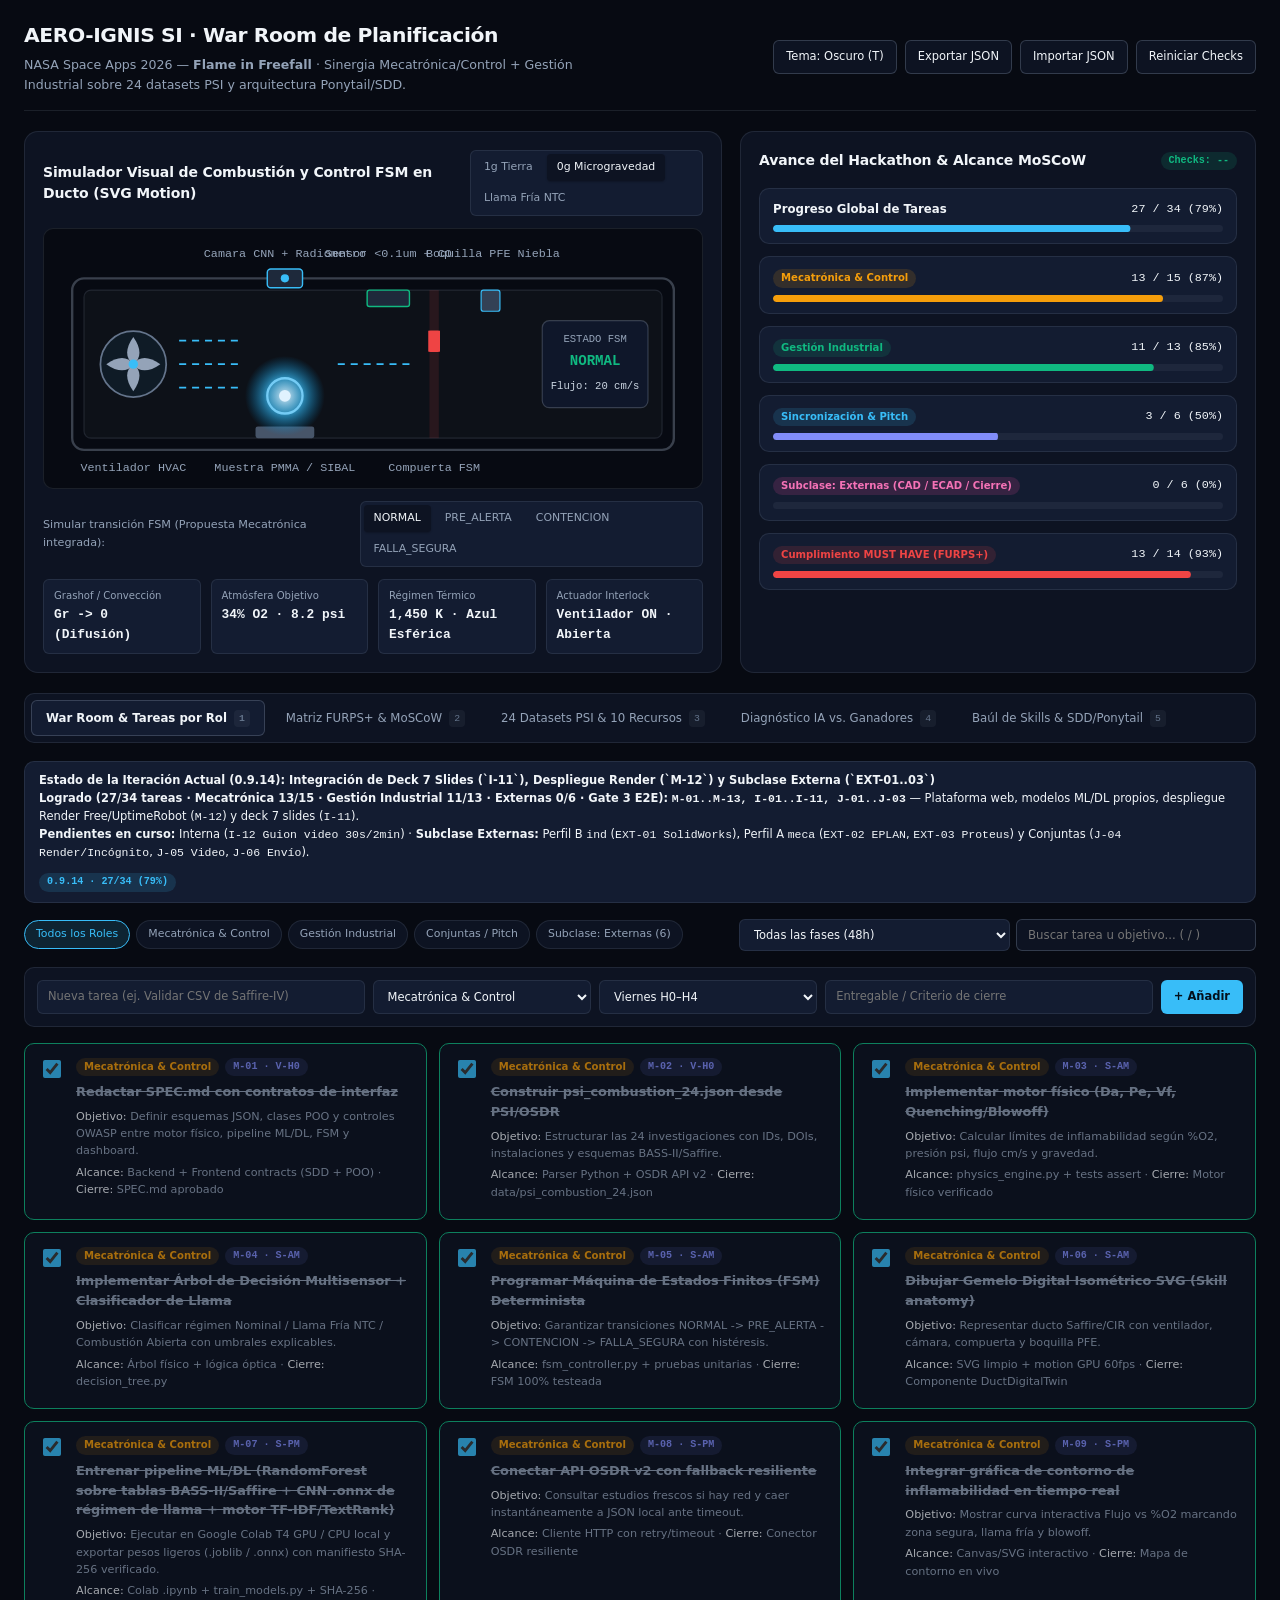
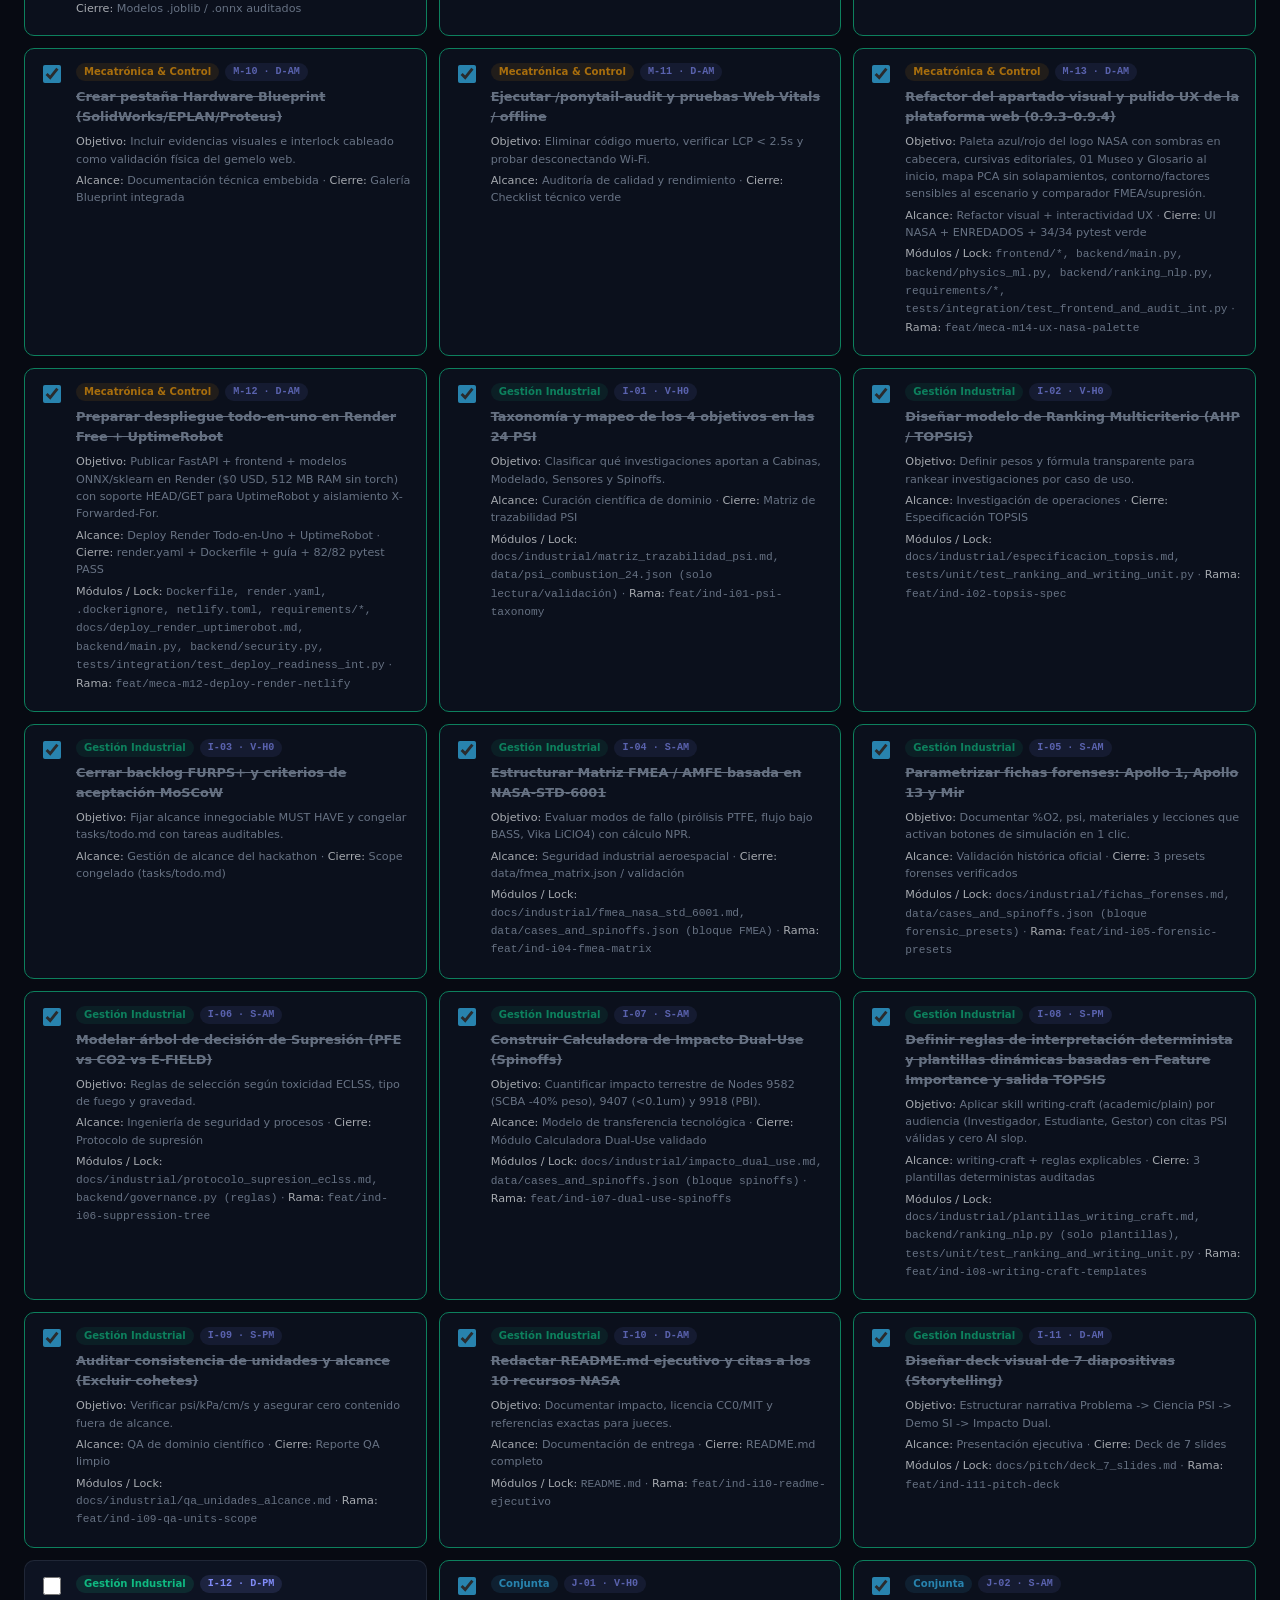
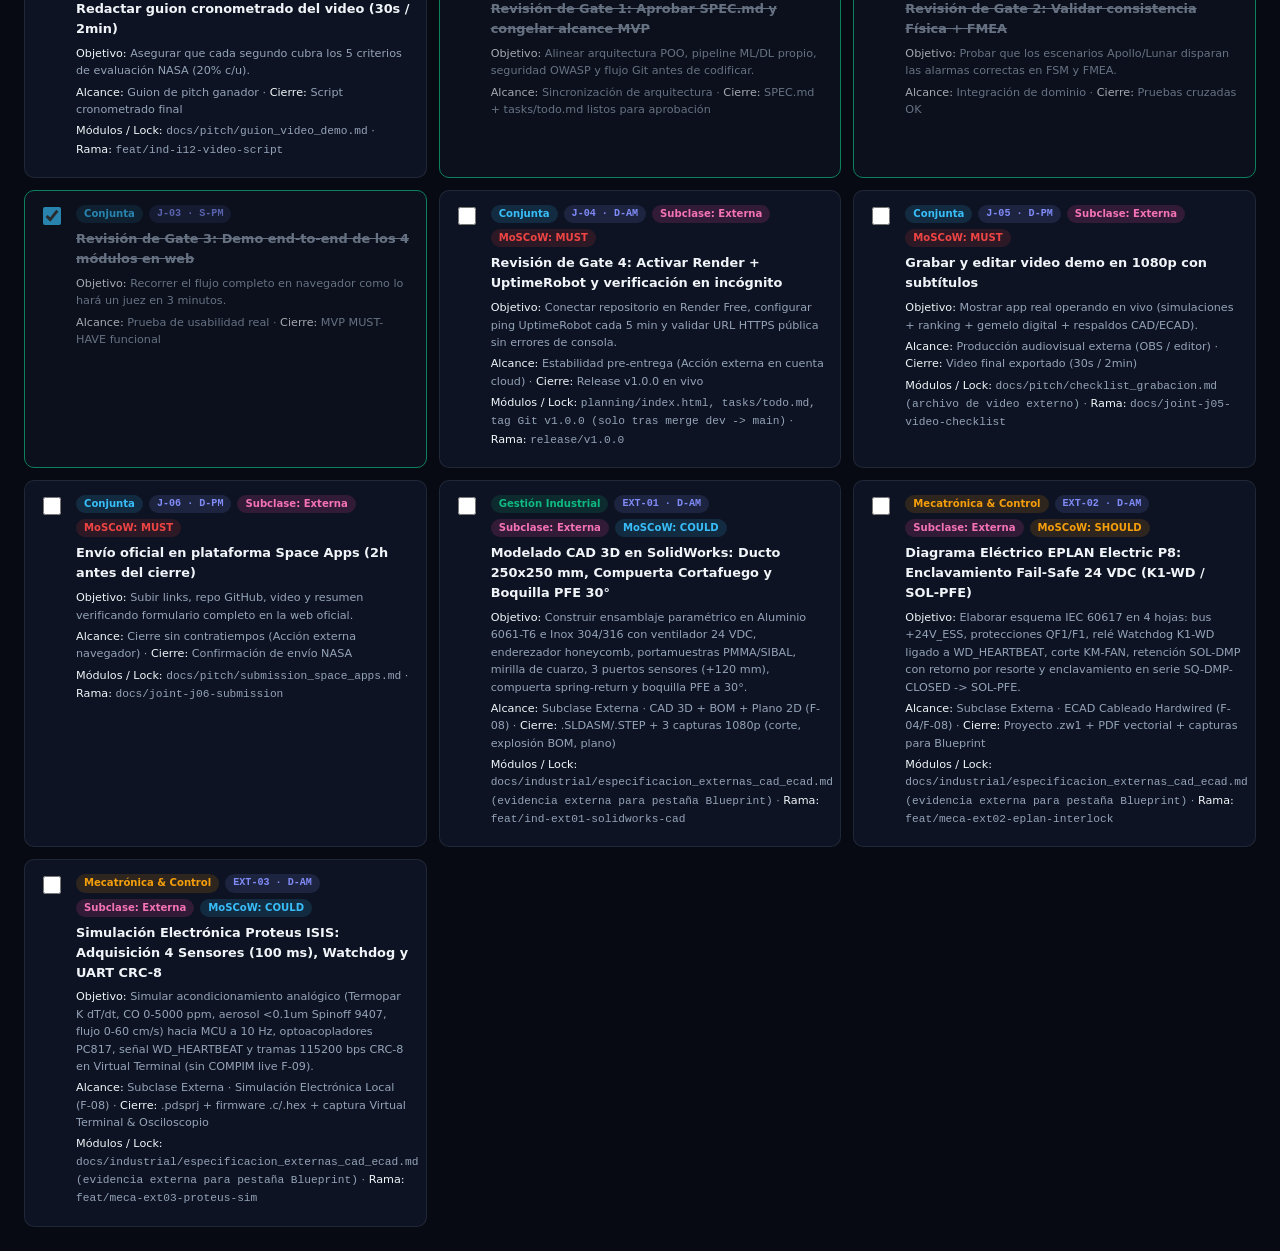
<file: planning/index.html>
<!DOCTYPE html>
<html lang="es" data-theme="dark">
<head>
  <meta charset="UTF-8" />
  <meta name="viewport" content="width=device-width, initial-scale=1.0" />
  <title>AERO-IGNIS SI — War Room & Planificación | Flame in Freefall (NASA Space Apps 2026)</title>
  <style>
    :root {
      --bg-canvas: #070A12;
      --bg-surface: #0D1322;
      --bg-elevated: #131C31;
      --bg-muted: rgba(148, 163, 184, 0.08);
      --border-subtle: rgba(148, 163, 184, 0.14);
      --border-strong: rgba(148, 163, 184, 0.28);
      --text-primary: #F1F5F9;
      --text-secondary: #94A3B8;
      --text-tertiary: #64748B;

      --accent-flame-blue: #38BDF8;
      --accent-cool-flame: #818CF8;
      --accent-soot-amber: #F59E0B;
      --accent-industrial-emerald: #10B981;
      --accent-pyro-red: #EF4444;
      --accent-cyan-dim: rgba(56, 189, 248, 0.14);
      --accent-amber-dim: rgba(245, 158, 11, 0.14);
      --accent-emerald-dim: rgba(16, 185, 129, 0.14);
      --accent-red-dim: rgba(239, 68, 68, 0.14);
      --accent-violet-dim: rgba(129, 140, 248, 0.14);

      --ease-out: cubic-bezier(0.23, 1, 0.32, 1);
      --ease-in-out: cubic-bezier(0.77, 0, 0.175, 1);
      --ease-drawer: cubic-bezier(0.32, 0.72, 0, 1);

      --radius-sm: 6px;
      --radius-md: 10px;
      --radius-lg: 14px;
      --font-sans: "Inter", "Segoe UI", system-ui, -apple-system, sans-serif;
      --font-mono: "JetBrains Mono", "Cascadia Code", ui-monospace, SFMono-Regular, Consolas, monospace;
    }

    [data-theme="light"] {
      --bg-canvas: #F4F6FA;
      --bg-surface: #FFFFFF;
      --bg-elevated: #EDF2F7;
      --bg-muted: rgba(15, 23, 42, 0.05);
      --border-subtle: rgba(15, 23, 42, 0.11);
      --border-strong: rgba(15, 23, 42, 0.22);
      --text-primary: #0F172A;
      --text-secondary: #475569;
      --text-tertiary: #64748B;

      --accent-flame-blue: #0284C7;
      --accent-cool-flame: #4F46E5;
      --accent-soot-amber: #D97706;
      --accent-industrial-emerald: #059669;
      --accent-pyro-red: #DC2626;
      --accent-cyan-dim: rgba(2, 132, 199, 0.10);
      --accent-amber-dim: rgba(217, 119, 6, 0.11);
      --accent-emerald-dim: rgba(5, 150, 105, 0.11);
      --accent-red-dim: rgba(220, 38, 38, 0.10);
      --accent-violet-dim: rgba(79, 70, 229, 0.10);
    }

    *, *::before, *::after { box-sizing: border-box; }

    html, body {
      margin: 0;
      padding: 0;
      background-color: var(--bg-canvas);
      color: var(--text-primary);
      font-family: var(--font-sans);
      font-size: 14px;
      line-height: 1.55;
      -webkit-font-smoothing: antialiased;
    }

    .tabular { font-variant-numeric: tabular-nums; }
    .mono { font-family: var(--font-mono); }

    a { color: var(--accent-flame-blue); text-decoration: none; }
    a:hover { text-decoration: underline; }

    button, input, select {
      font: inherit;
      color: inherit;
    }

    :focus-visible {
      outline: 2px solid var(--accent-flame-blue);
      outline-offset: 2px;
    }

    .app-shell {
      max-width: 1400px;
      margin: 0 auto;
      padding: 20px 24px 56px;
    }

    /* Header & Top Telemetry */
    .topbar {
      display: flex;
      flex-wrap: wrap;
      align-items: center;
      justify-content: space-between;
      gap: 16px;
      padding-bottom: 16px;
      border-bottom: 1px solid var(--border-subtle);
      margin-bottom: 20px;
    }

    .brand-block h1 {
      margin: 0;
      font-size: 1.45rem;
      font-weight: 700;
      letter-spacing: -0.02em;
    }

    .brand-subtitle {
      margin: 4px 0 0;
      color: var(--text-secondary);
      font-size: 0.9rem;
      max-width: 72ch;
    }

    .topbar-actions {
      display: flex;
      flex-wrap: wrap;
      align-items: center;
      gap: 8px;
    }

    .btn {
      display: inline-flex;
      align-items: center;
      gap: 6px;
      padding: 7px 12px;
      border-radius: var(--radius-sm);
      border: 1px solid var(--border-strong);
      background: var(--bg-surface);
      color: var(--text-primary);
      font-size: 0.82rem;
      font-weight: 500;
      cursor: pointer;
      transition: transform 140ms var(--ease-out), background-color 140ms var(--ease-out), border-color 140ms var(--ease-out);
    }

    .btn:active { transform: scale(0.98); }

    .btn-primary {
      background: var(--accent-flame-blue);
      color: #04101B;
      border-color: transparent;
      font-weight: 600;
    }

    [data-theme="light"] .btn-primary {
      color: #FFFFFF;
    }

    @media (hover: hover) and (pointer: fine) {
      .btn:hover { transform: translateY(-1px); border-color: var(--accent-flame-blue); }
      .btn-primary:hover { opacity: 0.92; }
    }

    /* Hero Motion Visualizer Grid */
    .hero-grid {
      display: grid;
      grid-template-columns: 1.15fr 0.85fr;
      gap: 18px;
      margin-bottom: 20px;
    }

    .panel {
      background: var(--bg-surface);
      border: 1px solid var(--border-subtle);
      border-radius: var(--radius-lg);
      padding: 18px;
    }

    .panel-header {
      display: flex;
      align-items: center;
      justify-content: space-between;
      gap: 12px;
      margin-bottom: 12px;
    }

    .panel-title {
      margin: 0;
      font-size: 1rem;
      font-weight: 600;
      letter-spacing: -0.01em;
    }

    /* Segmented Controls */
    .seg-group {
      display: inline-flex;
      flex-wrap: wrap;
      gap: 4px;
      padding: 3px;
      border-radius: var(--radius-sm);
      background: var(--bg-elevated);
      border: 1px solid var(--border-subtle);
    }

    .seg-btn {
      border: none;
      background: transparent;
      color: var(--text-secondary);
      padding: 5px 10px;
      border-radius: 4px;
      font-size: 0.78rem;
      font-weight: 500;
      cursor: pointer;
      transition: background-color 140ms var(--ease-out), color 140ms var(--ease-out);
    }

    .seg-btn[aria-pressed="true"] {
      background: var(--bg-surface);
      color: var(--text-primary);
      box-shadow: 0 1px 2px rgba(0, 0, 0, 0.25);
    }

    /* SVG Motion Graphic Stage */
    .svg-stage {
      position: relative;
      background: var(--bg-canvas);
      border: 1px solid var(--border-subtle);
      border-radius: var(--radius-md);
      overflow: hidden;
    }

    .svg-stage svg {
      display: block;
      width: 100%;
      height: auto;
    }

    /* GPU-only SVG animations */
    .flame-flicker {
      transform-origin: 205px 168px;
      animation: flameFlicker 1.1s var(--ease-in-out) infinite alternate;
    }

    .flame-pulse-0g {
      transform-origin: 205px 142px;
      animation: pulse0g 2.4s var(--ease-in-out) infinite alternate;
    }

    .fan-spin {
      transform-origin: 76px 140px;
      animation: fanRotate var(--fan-period, 1.2s) linear infinite;
    }

    .fan-spin.stopped {
      animation-play-state: paused;
    }

    .flow-stream {
      animation: flowDash 1.4s linear infinite;
    }

    .flow-stream.stopped {
      animation-play-state: paused;
      opacity: 0.2;
    }

    .damper-gate {
      transform-origin: 332px 92px;
      transition: transform 280ms var(--ease-drawer);
    }

    @keyframes flameFlicker {
      0% { transform: scaleY(0.95) scaleX(1.02) rotate(-1.5deg); opacity: 0.92; }
      100% { transform: scaleY(1.06) scaleX(0.96) rotate(1.5deg); opacity: 1; }
    }

    @keyframes pulse0g {
      0% { transform: scale(0.96); opacity: 0.85; }
      100% { transform: scale(1.05); opacity: 1; }
    }

    @keyframes fanRotate {
      from { transform: rotate(0deg); }
      to { transform: rotate(360deg); }
    }

    @keyframes flowDash {
      from { transform: translateX(-18px); opacity: 0.2; }
      50% { opacity: 0.85; }
      to { transform: translateX(18px); opacity: 0.2; }
    }

    /* Telemetry Readouts */
    .telemetry-bar {
      display: grid;
      grid-template-columns: repeat(4, minmax(0, 1fr));
      gap: 10px;
      margin-top: 12px;
    }

    .metric-box {
      background: var(--bg-elevated);
      border: 1px solid var(--border-subtle);
      border-radius: var(--radius-sm);
      padding: 8px 10px;
    }

    .metric-label {
      font-size: 0.72rem;
      color: var(--text-secondary);
      display: block;
    }

    .metric-value {
      font-size: 0.92rem;
      font-weight: 600;
      margin-top: 2px;
      display: block;
    }

    /* KPI Progress Summary Panel */
    .kpi-stack {
      display: flex;
      flex-direction: column;
      gap: 12px;
    }

    .progress-row {
      background: var(--bg-elevated);
      border: 1px solid var(--border-subtle);
      border-radius: var(--radius-md);
      padding: 11px 13px;
    }

    .progress-head {
      display: flex;
      justify-content: space-between;
      align-items: center;
      font-size: 0.84rem;
      margin-bottom: 7px;
    }

    .progress-track {
      height: 7px;
      background: var(--bg-muted);
      border-radius: 999px;
      overflow: hidden;
    }

    .progress-fill {
      height: 100%;
      width: 100%;
      transform-origin: left center;
      transform: scaleX(var(--ratio, 0));
      transition: transform 240ms var(--ease-out);
      border-radius: 999px;
    }

    /* Tabs (WAI-ARIA) */
    .tablist {
      display: flex;
      flex-wrap: wrap;
      gap: 6px;
      padding: 6px;
      background: var(--bg-surface);
      border: 1px solid var(--border-subtle);
      border-radius: var(--radius-md);
      margin-bottom: 18px;
    }

    .tab-btn {
      border: 1px solid transparent;
      background: transparent;
      color: var(--text-secondary);
      padding: 8px 14px;
      border-radius: var(--radius-sm);
      font-size: 0.84rem;
      font-weight: 500;
      cursor: pointer;
      display: inline-flex;
      align-items: center;
      gap: 7px;
    }

    .tab-btn[aria-selected="true"] {
      background: var(--bg-elevated);
      color: var(--text-primary);
      border-color: var(--border-strong);
      font-weight: 600;
    }

    .tab-kbd {
      font-family: var(--font-mono);
      font-size: 0.7rem;
      padding: 1px 5px;
      border-radius: 4px;
      background: var(--bg-muted);
      color: var(--text-tertiary);
    }

    .tabpanel {
      display: none;
    }

    .tabpanel.is-active {
      display: block;
      animation: panelReveal 180ms var(--ease-out);
    }

    @keyframes panelReveal {
      from { opacity: 0; transform: translateY(4px); }
      to { opacity: 1; transform: translateY(0); }
    }

    /* Toolbar & Filters */
    .toolbar {
      display: flex;
      flex-wrap: wrap;
      align-items: center;
      justify-content: space-between;
      gap: 12px;
      margin-bottom: 16px;
    }

    .filter-group {
      display: flex;
      flex-wrap: wrap;
      align-items: center;
      gap: 6px;
    }

    .pill-btn {
      padding: 5px 11px;
      border-radius: 999px;
      border: 1px solid var(--border-subtle);
      background: var(--bg-surface);
      color: var(--text-secondary);
      font-size: 0.78rem;
      font-weight: 500;
      cursor: pointer;
      transition: border-color 140ms var(--ease-out), color 140ms var(--ease-out), background-color 140ms var(--ease-out);
    }

    .pill-btn[aria-pressed="true"] {
      background: var(--accent-cyan-dim);
      color: var(--accent-flame-blue);
      border-color: var(--accent-flame-blue);
    }

    .search-input {
      background: var(--bg-surface);
      border: 1px solid var(--border-strong);
      border-radius: var(--radius-sm);
      padding: 6px 11px;
      min-width: 240px;
      font-size: 0.84rem;
    }

    /* Badges */
    .badge {
      display: inline-flex;
      align-items: center;
      padding: 2px 8px;
      border-radius: 999px;
      font-size: 0.72rem;
      font-weight: 600;
      line-height: 1.4;
      white-space: nowrap;
    }

    .badge-meca { background: var(--accent-amber-dim); color: var(--accent-soot-amber); }
    .badge-ind { background: var(--accent-emerald-dim); color: var(--accent-industrial-emerald); }
    .badge-joint { background: var(--accent-cyan-dim); color: var(--accent-flame-blue); }
    .badge-ext { background: rgba(236, 72, 153, 0.16); color: #F472B6; }
    [data-theme="light"] .badge-ext { background: rgba(219, 39, 119, 0.12); color: #BE185D; }
    .badge-must { background: var(--accent-red-dim); color: var(--accent-pyro-red); }
    .badge-should { background: var(--accent-amber-dim); color: var(--accent-soot-amber); }
    .badge-could { background: var(--accent-cyan-dim); color: var(--accent-flame-blue); }
    .badge-wont { background: var(--bg-muted); color: var(--text-tertiary); }
    .badge-violet { background: var(--accent-violet-dim); color: var(--accent-cool-flame); }

    /* Task Cards & Checklists */
    .task-grid {
      display: grid;
      grid-template-columns: repeat(auto-fill, minmax(370px, 1fr));
      gap: 12px;
    }

    .task-card {
      background: var(--bg-surface);
      border: 1px solid var(--border-subtle);
      border-radius: var(--radius-md);
      padding: 14px;
      display: flex;
      gap: 12px;
      align-items: flex-start;
      transition: border-color 150ms var(--ease-out), opacity 150ms var(--ease-out);
    }

    .task-card.is-done {
      opacity: 0.68;
      border-color: var(--accent-industrial-emerald);
    }

    .task-card.is-done .task-title {
      text-decoration: line-through;
      color: var(--text-secondary);
    }

    .check-input {
      width: 18px;
      height: 18px;
      margin-top: 2px;
      accent-color: var(--accent-flame-blue);
      cursor: pointer;
      flex-shrink: 0;
    }

    .task-body { flex: 1; min-width: 0; }

    .task-meta {
      display: flex;
      flex-wrap: wrap;
      gap: 6px;
      margin-bottom: 6px;
    }

    .task-title {
      margin: 0 0 6px;
      font-size: 0.92rem;
      font-weight: 600;
    }

    .task-detail {
      margin: 0 0 4px;
      font-size: 0.8rem;
      color: var(--text-secondary);
    }

    .task-detail strong { color: var(--text-primary); font-weight: 500; }

    /* Add Task Inline Form */
    .add-task-form {
      display: grid;
      grid-template-columns: 1.5fr 1fr 1fr 1.5fr auto;
      gap: 8px;
      background: var(--bg-surface);
      border: 1px solid var(--border-subtle);
      border-radius: var(--radius-md);
      padding: 12px;
      margin-bottom: 16px;
    }

    .form-field {
      background: var(--bg-elevated);
      border: 1px solid var(--border-subtle);
      border-radius: var(--radius-sm);
      padding: 7px 10px;
      font-size: 0.82rem;
      width: 100%;
    }

    /* Tables (FURPS+ & PSI 24) */
    .table-wrap {
      overflow-x: auto;
      background: var(--bg-surface);
      border: 1px solid var(--border-subtle);
      border-radius: var(--radius-md);
    }

    table {
      width: 100%;
      border-collapse: collapse;
      font-size: 0.82rem;
      text-align: left;
    }

    th {
      background: var(--bg-elevated);
      color: var(--text-secondary);
      font-weight: 600;
      padding: 10px 12px;
      border-bottom: 1px solid var(--border-strong);
      white-space: nowrap;
    }

    td {
      padding: 10px 12px;
      border-bottom: 1px solid var(--border-subtle);
      vertical-align: top;
    }

    tr:last-child td { border-bottom: none; }
    tr.is-done td { opacity: 0.65; }

    /* Two-column layouts */
    .split-2 {
      display: grid;
      grid-template-columns: 1fr 1fr;
      gap: 16px;
    }

    .resource-grid {
      display: grid;
      grid-template-columns: repeat(auto-fill, minmax(300px, 1fr));
      gap: 12px;
      margin-top: 16px;
    }

    .resource-card {
      background: var(--bg-surface);
      border: 1px solid var(--border-subtle);
      border-radius: var(--radius-md);
      padding: 13px;
    }

    .code-block {
      background: var(--bg-canvas);
      border: 1px solid var(--border-subtle);
      border-radius: var(--radius-sm);
      padding: 10px 12px;
      font-family: var(--font-mono);
      font-size: 0.76rem;
      overflow-x: auto;
      color: var(--accent-flame-blue);
    }

    .status-banner {
      display: flex;
      flex-wrap: wrap;
      align-items: center;
      justify-content: space-between;
      gap: 12px;
      padding: 10px 14px;
      border-radius: var(--radius-md);
      background: var(--bg-elevated);
      border: 1px solid var(--border-subtle);
      margin-bottom: 16px;
      font-size: 0.82rem;
    }

    @media (max-width: 1024px) {
      .hero-grid, .split-2 { grid-template-columns: 1fr; }
      .add-task-form { grid-template-columns: 1fr 1fr; }
      .telemetry-bar { grid-template-columns: repeat(2, minmax(0, 1fr)); }
    }

    @media (max-width: 640px) {
      .app-shell { padding: 14px; }
      .task-grid { grid-template-columns: 1fr; }
      .add-task-form { grid-template-columns: 1fr; }
    }

    @media (prefers-reduced-motion: reduce) {
      *, *::before, *::after {
        animation-duration: 0.01ms !important;
        animation-iteration-count: 1 !important;
        transition-duration: 0.05s !important;
      }
    }
  </style>
</head>
<body>
  <div class="app-shell">
    <!-- Top Header -->
    <header class="topbar">
      <div class="brand-block">
        <h1>AERO-IGNIS SI · War Room de Planificación</h1>
        <p class="brand-subtitle">
          NASA Space Apps 2026 — <strong>Flame in Freefall</strong> · Sinergia Mecatrónica/Control + Gestión Industrial sobre 24 datasets PSI y arquitectura Ponytail/SDD.
        </p>
      </div>
      <div class="topbar-actions">
        <button id="themeToggle" class="btn" type="button" aria-label="Cambiar tema visual">Tema: Oscuro (T)</button>
        <button id="exportBtn" class="btn" type="button">Exportar JSON</button>
        <label class="btn" style="cursor:pointer;">
          Importar JSON
          <input id="importInput" type="file" accept="application/json" style="display:none;" />
        </label>
        <button id="resetBtn" class="btn" type="button">Reiniciar Checks</button>
      </div>
    </header>

    <!-- Hero Motion Graphics & KPI Strip -->
    <section class="hero-grid" aria-label="Visualizador físico y progreso del hackathon">
      <div class="panel">
        <div class="panel-header">
          <h2 class="panel-title">Simulador Visual de Combustión y Control FSM en Ducto (SVG Motion)</h2>
          <div class="seg-group" role="group" aria-label="Régimen de gravedad y llama">
            <button class="seg-btn" type="button" data-flame="1g" aria-pressed="false">1g Tierra</button>
            <button class="seg-btn" type="button" data-flame="0g" aria-pressed="true">0g Microgravedad</button>
            <button class="seg-btn" type="button" data-flame="cool" aria-pressed="false">Llama Fría NTC</button>
          </div>
        </div>

        <div class="svg-stage">
          <svg viewBox="0 0 560 220" role="img" aria-label="Diagrama animado de ducto de ventilación Saffire/CIR con ventilador, llama y compuerta cortafuego">
            <defs>
              <radialGradient id="glow0g" cx="50%" cy="50%" r="50%">
                <stop offset="0%" stop-color="#E0F2FE" stop-opacity="0.95" />
                <stop offset="45%" stop-color="#38BDF8" stop-opacity="0.7" />
                <stop offset="100%" stop-color="#0284C7" stop-opacity="0" />
              </radialGradient>
              <radialGradient id="glowCool" cx="50%" cy="50%" r="50%">
                <stop offset="0%" stop-color="#E0E7FF" stop-opacity="0.65" />
                <stop offset="55%" stop-color="#818CF8" stop-opacity="0.45" />
                <stop offset="100%" stop-color="#4F46E5" stop-opacity="0" />
              </radialGradient>
              <linearGradient id="glow1g" x1="0" y1="1" x2="0" y2="0">
                <stop offset="0%" stop-color="#38BDF8" />
                <stop offset="35%" stop-color="#F59E0B" />
                <stop offset="85%" stop-color="#FDE047" />
                <stop offset="100%" stop-color="#EF4444" stop-opacity="0.2" />
              </linearGradient>
            </defs>

            <!-- Duct Enclosure -->
            <rect x="24" y="42" width="512" height="146" rx="10" fill="none" stroke="rgba(148,163,184,0.35)" stroke-width="2" />
            <rect x="34" y="52" width="492" height="126" rx="6" fill="rgba(148,163,184,0.04)" stroke="rgba(148,163,184,0.16)" stroke-width="1" />

            <!-- Duct Flange & Sensor Ports -->
            <rect x="180" y="168" width="50" height="10" rx="2" fill="#475569" />
            <text x="205" y="206" text-anchor="middle" fill="#94A3B8" font-size="10" font-family="monospace">Muestra PMMA / SIBAL</text>

            <!-- Optical Camera Sensor Top -->
            <rect x="190" y="34" width="30" height="16" rx="3" fill="#1E293B" stroke="#38BDF8" stroke-width="1.2" />
            <circle cx="205" cy="42" r="3.5" fill="#38BDF8" />
            <text x="205" y="24" text-anchor="middle" fill="#94A3B8" font-size="10" font-family="monospace">Camara CNN + Radiometro</text>

            <!-- Smoke / Gas Sensor Node 9407 -->
            <rect x="275" y="52" width="36" height="14" rx="2" fill="#1E293B" stroke="#10B981" stroke-width="1.2" />
            <text x="293" y="24" text-anchor="middle" fill="#94A3B8" font-size="10" font-family="monospace">Sensor &lt;0.1um + CO</text>

            <!-- HVAC Fan -->
            <circle cx="76" cy="115" r="28" fill="rgba(56,189,248,0.06)" stroke="#64748B" stroke-width="1.5" />
            <g id="fanGroup" class="fan-spin" style="transform-origin: 76px 115px;">
              <path d="M76 92 C83 102, 83 110, 76 115 C69 110, 69 102, 76 92 Z" fill="#94A3B8" />
              <path d="M99 115 C89 122, 81 122, 76 115 C81 108, 89 108, 99 115 Z" fill="#94A3B8" />
              <path d="M76 138 C69 128, 69 120, 76 115 C83 120, 83 128, 76 138 Z" fill="#94A3B8" />
              <path d="M53 115 C63 108, 71 108, 76 115 C71 122, 63 122, 53 115 Z" fill="#94A3B8" />
            </g>
            <circle cx="76" cy="115" r="4" fill="#38BDF8" />
            <text x="76" y="206" text-anchor="middle" fill="#94A3B8" font-size="10" font-family="monospace">Ventilador HVAC</text>

            <!-- Forced Flow Streamlines -->
            <g id="flowLines" class="flow-stream" stroke="#38BDF8" stroke-width="1.4" stroke-dasharray="6 5" fill="none">
              <line x1="115" y1="95" x2="165" y2="95" />
              <line x1="115" y1="115" x2="165" y2="115" />
              <line x1="115" y1="135" x2="165" y2="135" />
              <line x1="250" y1="115" x2="315" y2="115" />
            </g>

            <!-- Flame Mode: 1g Teardrop -->
            <g id="flame1g" style="display:none;">
              <path class="flame-flicker" style="transform-origin:205px 168px;"
                d="M205 168 C185 165, 182 140, 195 118 C202 104, 205 84, 205 76 C205 84, 211 106, 217 122 C226 142, 224 165, 205 168 Z"
                fill="url(#glow1g)" />
              <path d="M205 166 C197 164, 196 150, 205 136 C214 150, 213 164, 205 166 Z" fill="#38BDF8" opacity="0.85" />
            </g>

            <!-- Flame Mode: 0g Spherical Diffusion -->
            <g id="flame0g">
              <circle class="flame-pulse-0g" style="transform-origin:205px 142px;" cx="205" cy="142" r="34" fill="url(#glow0g)" />
              <circle cx="205" cy="142" r="15" fill="none" stroke="#7DD3FC" stroke-width="2" opacity="0.9" />
              <circle cx="205" cy="142" r="5" fill="#E0F2FE" />
            </g>

            <!-- Flame Mode: Cool Flame NTC -->
            <g id="flameCool" style="display:none;">
              <circle class="flame-pulse-0g" style="transform-origin:205px 142px;" cx="205" cy="142" r="38" fill="url(#glowCool)" />
              <circle cx="205" cy="142" r="18" fill="none" stroke="#818CF8" stroke-width="1.5" stroke-dasharray="4 3" />
            </g>

            <!-- PFE Fine Water Mist Nozzle -->
            <rect x="372" y="52" width="16" height="18" rx="2" fill="#334155" stroke="#38BDF8" stroke-width="1" />
            <g id="mistSpray" style="display:none;" fill="#7DD3FC" opacity="0.85">
              <circle cx="362" cy="82" r="2" /><circle cx="350" cy="96" r="2.2" /><circle cx="338" cy="112" r="1.8" />
              <circle cx="378" cy="88" r="2" /><circle cx="368" cy="108" r="2.4" /><circle cx="355" cy="126" r="2" />
              <circle cx="390" cy="94" r="1.8" /><circle cx="384" cy="116" r="2.1" /><circle cx="372" cy="136" r="1.9" />
            </g>
            <text x="382" y="24" text-anchor="middle" fill="#94A3B8" font-size="10" font-family="monospace">Boquilla PFE Niebla</text>

            <!-- Fire Damper Gate -->
            <rect x="328" y="52" width="8" height="126" fill="rgba(239,68,68,0.12)" />
            <rect id="damperGate" class="damper-gate" x="327" y="54" width="10" height="122" rx="2" fill="#EF4444" style="transform: scaleY(0.15);" />
            <text x="332" y="206" text-anchor="middle" fill="#94A3B8" font-size="10" font-family="monospace">Compuerta FSM</text>

            <!-- Output Interlock Box -->
            <rect x="424" y="78" width="90" height="74" rx="6" fill="#0F172A" stroke="rgba(148,163,184,0.3)" />
            <text x="469" y="96" text-anchor="middle" fill="#94A3B8" font-size="9" font-family="monospace">ESTADO FSM</text>
            <text id="svgFsmText" x="469" y="116" text-anchor="middle" fill="#10B981" font-size="12" font-weight="bold" font-family="monospace">NORMAL</text>
            <text id="svgActionText" x="469" y="136" text-anchor="middle" fill="#CBD5E1" font-size="9" font-family="monospace">Flujo: 20 cm/s</text>
          </svg>
        </div>

        <div class="panel-header" style="margin-top:12px; margin-bottom:0;">
          <span style="font-size:0.8rem; color:var(--text-secondary);">Simular transición FSM (Propuesta Mecatrónica integrada):</span>
          <div class="seg-group" role="group" aria-label="Estado de la máquina de estados finitos">
            <button class="seg-btn" type="button" data-fsm="NORMAL" aria-pressed="true">NORMAL</button>
            <button class="seg-btn" type="button" data-fsm="PRE_ALERTA" aria-pressed="false">PRE_ALERTA</button>
            <button class="seg-btn" type="button" data-fsm="CONTENCION" aria-pressed="false">CONTENCION</button>
            <button class="seg-btn" type="button" data-fsm="FALLA_SEGURA" aria-pressed="false">FALLA_SEGURA</button>
          </div>
        </div>

        <div class="telemetry-bar tabular">
          <div class="metric-box">
            <span class="metric-label">Grashof / Convección</span>
            <span id="metGr" class="metric-value mono">Gr -> 0 (Difusión)</span>
          </div>
          <div class="metric-box">
            <span class="metric-label">Atmósfera Objetivo</span>
            <span id="metAtm" class="metric-value mono">34% O2 · 8.2 psi</span>
          </div>
          <div class="metric-box">
            <span class="metric-label">Régimen Térmico</span>
            <span id="metTemp" class="metric-value mono">1,450 K · Azul Esférica</span>
          </div>
          <div class="metric-box">
            <span class="metric-label">Actuador Interlock</span>
            <span id="metAct" class="metric-value mono">Ventilador ON · Abierta</span>
          </div>
        </div>
      </div>

      <!-- Progress & Self-Check KPI Panel -->
      <div class="panel kpi-stack">
        <div class="panel-header" style="margin-bottom:4px;">
          <h2 class="panel-title">Avance del Hackathon & Alcance MoSCoW</h2>
          <span id="selfCheckBadge" class="badge badge-ind mono">Checks: --</span>
        </div>

        <div class="progress-row">
          <div class="progress-head">
            <strong>Progreso Global de Tareas</strong>
            <span id="kpiGlobalText" class="mono tabular">0 / 31 (0%)</span>
          </div>
          <div class="progress-track">
            <div id="kpiGlobalBar" class="progress-fill" style="background: var(--accent-flame-blue); --ratio: 0;"></div>
          </div>
        </div>

        <div class="progress-row">
          <div class="progress-head">
            <span><span class="badge badge-meca">Mecatrónica & Control</span></span>
            <span id="kpiMecaText" class="mono tabular">0 / 13 (0%)</span>
          </div>
          <div class="progress-track">
            <div id="kpiMecaBar" class="progress-fill" style="background: var(--accent-soot-amber); --ratio: 0;"></div>
          </div>
        </div>

        <div class="progress-row">
          <div class="progress-head">
            <span><span class="badge badge-ind">Gestión Industrial</span></span>
            <span id="kpiIndText" class="mono tabular">0 / 12 (0%)</span>
          </div>
          <div class="progress-track">
            <div id="kpiIndBar" class="progress-fill" style="background: var(--accent-industrial-emerald); --ratio: 0;"></div>
          </div>
        </div>

        <div class="progress-row">
          <div class="progress-head">
            <span><span class="badge badge-joint">Sincronización & Pitch</span></span>
            <span id="kpiJointText" class="mono tabular">0 / 6 (0%)</span>
          </div>
          <div class="progress-track">
            <div id="kpiJointBar" class="progress-fill" style="background: var(--accent-cool-flame); --ratio: 0;"></div>
          </div>
        </div>

        <div class="progress-row">
          <div class="progress-head">
            <span><span class="badge badge-ext">Subclase: Externas (CAD / ECAD / Cierre)</span></span>
            <span id="kpiExtText" class="mono tabular">0 / 6 (0%)</span>
          </div>
          <div class="progress-track">
            <div id="kpiExtBar" class="progress-fill" style="background: #EC4899; --ratio: 0;"></div>
          </div>
        </div>

        <div class="progress-row">
          <div class="progress-head">
            <span><span class="badge badge-must">Cumplimiento MUST HAVE (FURPS+)</span></span>
            <span id="kpiMustText" class="mono tabular">0 / 14 (0%)</span>
          </div>
          <div class="progress-track">
            <div id="kpiMustBar" class="progress-fill" style="background: var(--accent-pyro-red); --ratio: 0;"></div>
          </div>
        </div>
      </div>
    </section>

    <!-- Accessible WAI-ARIA Tab Navigation -->
    <nav class="tablist" role="tablist" aria-label="Secciones de planificación del hackathon">
      <button id="tab-tasks" class="tab-btn" role="tab" aria-selected="true" aria-controls="panel-tasks" data-tab="tasks">
        War Room & Tareas por Rol <span class="tab-kbd">1</span>
      </button>
      <button id="tab-furps" class="tab-btn" role="tab" aria-selected="false" aria-controls="panel-furps" data-tab="furps">
        Matriz FURPS+ & MoSCoW <span class="tab-kbd">2</span>
      </button>
      <button id="tab-psi" class="tab-btn" role="tab" aria-selected="false" aria-controls="panel-psi" data-tab="psi">
        24 Datasets PSI & 10 Recursos <span class="tab-kbd">3</span>
      </button>
      <button id="tab-diagnosis" class="tab-btn" role="tab" aria-selected="false" aria-controls="panel-diagnosis" data-tab="diagnosis">
        Diagnóstico IA vs. Ganadores <span class="tab-kbd">4</span>
      </button>
      <button id="tab-skills" class="tab-btn" role="tab" aria-selected="false" aria-controls="panel-skills" data-tab="skills">
        Baúl de Skills & SDD/Ponytail <span class="tab-kbd">5</span>
      </button>
    </nav>

    <!-- TAB 1: WAR ROOM & ROLE TASKS -->
    <section id="panel-tasks" class="tabpanel is-active" role="tabpanel" aria-labelledby="tab-tasks">
      <div class="status-banner" id="iterationBanner">
        <div>
          <strong>Estado de la Iteración Actual (0.9.14): Integración de Deck 7 Slides (`I-11`), Despliegue Render (`M-12`) y Subclase Externa (`EXT-01..03`)</strong><br />
          <span><strong>Logrado (27/34 tareas · Mecatrónica 13/15 · Gestión Industrial 11/13 · Externas 0/6 · Gate 3 E2E):</strong> <strong><code>M-01..M-13, I-01..I-11, J-01..J-03</code></strong> — Plataforma web, modelos ML/DL propios, despliegue Render Free/UptimeRobot (<code>M-12</code>) y deck 7 slides (<code>I-11</code>).<br />
          <strong>Pendientes en curso:</strong> Interna (<code>I-12 Guion video 30s/2min</code>) · <strong>Subclase Externas:</strong> Perfil B <code>ind</code> (<code>EXT-01 SolidWorks</code>), Perfil A <code>meca</code> (<code>EXT-02 EPLAN</code>, <code>EXT-03 Proteus</code>) y Conjuntas (<code>J-04 Render/Incógnito</code>, <code>J-05 Video</code>, <code>J-06 Envío</code>).</span>
        </div>
        <span class="mono badge badge-joint">0.9.14 · 27/34 (79%)</span>
      </div>

      <div class="toolbar">
        <div class="filter-group" aria-label="Filtrar por rol o subclase">
          <button class="pill-btn" type="button" data-role-filter="ALL" aria-pressed="true">Todos los Roles</button>
          <button class="pill-btn" type="button" data-role-filter="meca" aria-pressed="false">Mecatrónica & Control</button>
          <button class="pill-btn" type="button" data-role-filter="ind" aria-pressed="false">Gestión Industrial</button>
          <button class="pill-btn" type="button" data-role-filter="joint" aria-pressed="false">Conjuntas / Pitch</button>
          <button class="pill-btn" type="button" data-role-filter="externas" aria-pressed="false">Subclase: Externas (6)</button>
        </div>
        <div class="filter-group">
          <select id="phaseFilter" class="form-field" style="width:auto;" aria-label="Filtrar por fase">
            <option value="ALL">Todas las fases (48h)</option>
            <option value="V-H0">Viernes H0–H4 (Spec & Datos)</option>
            <option value="S-AM">Sábado AM H5–H14 (Core)</option>
            <option value="S-PM">Sábado PM H15–H26 (Web + SI)</option>
            <option value="D-AM">Domingo AM H27–H38 (Audit & Deploy)</option>
            <option value="D-PM">Domingo PM H39–H48 (Pitch)</option>
          </select>
          <input id="taskSearch" class="search-input" type="search" placeholder="Buscar tarea u objetivo... ( / )" aria-label="Buscar tarea" />
        </div>
      </div>

      <form id="addTaskForm" class="add-task-form" aria-label="Agregar nueva tarea personalizada">
        <input id="newTaskTitle" class="form-field" type="text" placeholder="Nueva tarea (ej. Validar CSV de Saffire-IV)" required />
        <select id="newTaskRole" class="form-field" aria-label="Rol asignado">
          <option value="meca">Mecatrónica & Control</option>
          <option value="ind">Gestión Industrial</option>
          <option value="joint">Conjunta</option>
        </select>
        <select id="newTaskPhase" class="form-field" aria-label="Fase del hackathon">
          <option value="V-H0">Viernes H0–H4</option>
          <option value="S-AM">Sábado AM H5–H14</option>
          <option value="S-PM">Sábado PM H15–H26</option>
          <option value="D-AM">Domingo AM H27–H38</option>
          <option value="D-PM">Domingo PM H39–H48</option>
        </select>
        <input id="newTaskDeliverable" class="form-field" type="text" placeholder="Entregable / Criterio de cierre" required />
        <button class="btn btn-primary" type="submit">+ Añadir</button>
      </form>

      <div id="taskGrid" class="task-grid"></div>
    </section>

    <!-- TAB 2: FURPS+ & MOSCOW -->
    <section id="panel-furps" class="tabpanel" role="tabpanel" aria-labelledby="tab-furps">
      <div class="status-banner">
        <div>
          <strong>Checklist de Alcance FURPS+ & Priorización MoSCoW:</strong>
          Marca cada requerimiento conforme quede implementado y verificado con su prueba de aceptación.
        </div>
        <div id="moscowSummary" class="mono tabular"></div>
      </div>

      <div class="toolbar">
        <div class="filter-group" aria-label="Filtrar por prioridad MoSCoW">
          <button class="pill-btn" type="button" data-moscow-filter="ALL" aria-pressed="true">Todos MoSCoW</button>
          <button class="pill-btn" type="button" data-moscow-filter="MUST" aria-pressed="false">MUST HAVE</button>
          <button class="pill-btn" type="button" data-moscow-filter="SHOULD" aria-pressed="false">SHOULD HAVE</button>
          <button class="pill-btn" type="button" data-moscow-filter="COULD" aria-pressed="false">COULD HAVE</button>
          <button class="pill-btn" type="button" data-moscow-filter="WONT" aria-pressed="false">WON'T HAVE</button>
        </div>
        <div class="filter-group">
          <select id="furpsCatFilter" class="form-field" style="width:auto;" aria-label="Filtrar por categoría FURPS+">
            <option value="ALL">Todas las dimensiones FURPS+</option>
            <option value="F">F — Functionality (Funcionalidad)</option>
            <option value="U">U — Usability (Usabilidad)</option>
            <option value="R">R — Reliability (Confiabilidad)</option>
            <option value="P">P — Performance (Rendimiento)</option>
            <option value="S">S — Supportability (Soportabilidad)</option>
            <option value="+">+ — Constraints (Restricciones NASA)</option>
          </select>
        </div>
      </div>

      <div class="table-wrap">
        <table>
          <thead>
            <tr>
              <th style="width:42px;">OK</th>
              <th>ID</th>
              <th>Dimensión</th>
              <th>Prioridad</th>
              <th>Requerimiento & Alcance</th>
              <th>Responsable</th>
              <th>Criterio de Verificación</th>
            </tr>
          </thead>
          <tbody id="furpsTableBody"></tbody>
        </table>
      </div>
    </section>

    <!-- TAB 3: 24 PSI DATASETS & 10 RESOURCES -->
    <section id="panel-psi" class="tabpanel" role="tabpanel" aria-labelledby="tab-psi">
      <div class="split-2" style="margin-bottom:16px;">
        <div class="panel">
          <h3 class="panel-title" style="margin-bottom:8px;">Arquitectura Real de PSI & Endpoints Públicos OSDR v2</h3>
          <p class="task-detail" style="margin-bottom:8px;">
            De <strong>133 investigaciones totales</strong> en NASA PSI, exactamente <strong>24 pertenecen a Combustion Science</strong> (licencia <code>CC0-1.0</code>, DOIs <code>10.60555</code>, estructura ISA-Tab: <code>i_investigation.txt</code> &rarr; <code>s_study.txt</code> &rarr; <code>a_assay.txt</code>).
          </p>
          <div class="code-block">
GET https://osdr.nasa.gov/osdr/data/search?term=combustion&amp;from=0&amp;size=25<br/>
GET https://visualization.osdr.nasa.gov/biodata/api/v2/datasets/?format=json<br/>
GET https://visualization.osdr.nasa.gov/biodata/api/v2/dataset/{accession}/?format=json
          </div>
        </div>
        <div class="panel">
          <h3 class="panel-title" style="margin-bottom:8px;">Esquemas Tabulares Verificados (Experimental Tables)</h3>
          <p class="task-detail" style="margin-bottom:6px;">
            <strong>BASS-II (PSI-25 · 17 cols · &gt;130 corridas):</strong> <span class="mono" style="font-size:0.74rem;">Sample Number | Material | Thickness | Width | Length | Air Flow (cm/s) | Flow Direction | Percent O2 | Percent N2 | Pressure (atm) | Total Flow Rate (cc/s) | Ignition Power (W) | Ignition Duration (s) | Burn Time (s) | Camera 1 ID | Camera 2 ID | Extinguished</span>
          </p>
          <p class="task-detail">
            <strong>Saffire-I (PSI-98 · 13 cols · 11.41 GB):</strong> <span class="mono" style="font-size:0.74rem;">Sample Number | Material | Thickness | Length | Width | Air Flow (cm/s) | Percent O2 | Ignition Power (W) | Ignition Time (s) | Burn Time (s) | Flow Direction | Camera 1 ID | Camera 2 ID</span>
          </p>
        </div>
      </div>

      <div class="toolbar">
        <div class="filter-group" aria-label="Filtrar investigaciones PSI por plataforma">
          <button class="pill-btn" type="button" data-psi-filter="ALL" aria-pressed="true">Las 24 Investigaciones PSI</button>
          <button class="pill-btn" type="button" data-psi-filter="Cygnus" aria-pressed="false">Cygnus (Saffire I–VI)</button>
          <button class="pill-btn" type="button" data-psi-filter="ISS-CIR" aria-pressed="false">ISS - CIR (ACME / FLEX / CFI)</button>
          <button class="pill-btn" type="button" data-psi-filter="ISS-MSG" aria-pressed="false">ISS - MSG (BASS / SPICE / SLICE)</button>
          <button class="pill-btn" type="button" data-psi-filter="Otros" aria-pressed="false">Tierra / STS (NCA / MSC)</button>
        </div>
        <input id="psiSearch" class="search-input" type="search" placeholder="Filtrar por ID, acrónimo o combustible..." aria-label="Buscar dataset PSI" />
      </div>

      <div class="table-wrap">
        <table>
          <thead>
            <tr>
              <th>ID PSI</th>
              <th>Investigación</th>
              <th>Instalación</th>
              <th>Combustible / Geometría</th>
              <th>Parámetros y Aporte al Proyecto</th>
            </tr>
          </thead>
          <tbody id="psiTableBody"></tbody>
        </table>
      </div>

      <h3 class="panel-title" style="margin:22px 0 8px;">Mapa Graphviz: Conexión 24 PSI &rarr; Modelos ML/DL (Colab / Local) &rarr; Objetivos &rarr; Roles</h3>
      <div class="split-2" style="margin-bottom:20px;">
        <div class="panel">
          <h4 class="task-title" style="margin-bottom:8px;">Grafo de Conocimiento PSI &amp; Dominios (<code>psi_knowledge_graph.svg</code>)</h4>
          <p class="task-detail" style="margin-bottom:8px;">Sincronizado con la carpeta Obsidian <code>Proyectos\NASA_Flame_In_Freefall\</code> (24 fichas PSI, 10 nodos de Objetivos/Modelos/Roles y <code>.canvas</code>).</p>
          <a href="../docs/graphs/psi_knowledge_graph.svg" target="_blank" rel="noopener noreferrer">
            <img src="../docs/graphs/psi_knowledge_graph.svg" alt="Grafo Graphviz conectando las 24 investigaciones PSI con modelos ML, objetivos y roles" style="width:100%; height:auto; border-radius:var(--radius-md); border:1px solid var(--border-subtle);" />
          </a>
        </div>
        <div class="panel">
          <h4 class="task-title" style="margin-bottom:8px;">Pipeline Dual Colab T4 / CPU Local (<code>ml_dl_colab_pipeline.svg</code>)</h4>
          <p class="task-detail" style="margin-bottom:8px;">Streaming selectivo OSDR API v2 en <code>notebooks/AERO_IGNIS_Colab_Training.ipynb</code> + entrenamiento CPU local + manifiesto <code>SHA-256</code>.</p>
          <a href="../docs/graphs/ml_dl_colab_pipeline.svg" target="_blank" rel="noopener noreferrer">
            <img src="../docs/graphs/ml_dl_colab_pipeline.svg" alt="Grafo Graphviz del pipeline dual Google Colab GPU y CPU local con SHA-256" style="width:100%; height:auto; border-radius:var(--radius-md); border:1px solid var(--border-subtle);" />
          </a>
        </div>
      </div>

      <h3 class="panel-title" style="margin:22px 0 8px;">Los 10 Recursos Oficiales del Reto + Extintor PFE</h3>
      <div id="resourceGrid" class="resource-grid"></div>
    </section>

    <!-- TAB 4: DIAGNOSIS & WINNERS -->
    <section id="panel-diagnosis" class="tabpanel" role="tabpanel" aria-labelledby="tab-diagnosis">
      <div class="split-2">
        <div class="panel">
          <h3 class="panel-title" style="margin-bottom:10px;">Auditoría Crítica de la Propuesta de la Otra IA</h3>
          <p class="task-detail" style="margin-bottom:10px;">
            <span class="badge badge-ind">30% Rescatable (Núcleo Mecatrónico)</span>
            La combinación <strong>CNN Óptica + Árbol de Decisión Tabular + FSM Determinista</strong> con histéresis e interlocks en ducto es científicamente válida y resuelve la paradoja de ventilación de <code>BASS</code>.
          </p>
          <p class="task-detail" style="margin-bottom:10px;">
            <span class="badge badge-must">70% Riesgo de Descalificación si se entrega aislada</span>
            1) El reto exige un <strong>dashboard web</strong>, no una app desktop local amarrada a Proteus/COMPIM. 2) Omite el <strong>ranking/resumen de las 24 investigaciones PSI</strong>, el modelado de hábitats lunares ($\ge 30\%\text{ O}_2$) y los <strong>Spinoffs terrestres</strong>. 3) Deja sin rol estratégico al Ingeniero de Gestión Industrial.
          </p>
          <p class="task-detail">
            <span class="badge badge-joint">Solución Pivote: AERO-IGNIS SI</span>
            Ejecutar la CNN/Árbol/FSM <strong>como Gemelo Digital interactivo en vivo dentro del navegador web (Módulo 3)</strong>, rodeado por el Motor de Ranking PSI (Módulo 1), Sandbox Predictivo &amp; Forense (Módulo 2) y Matriz FMEA + Spinoffs (Módulo 4), respaldado con capturas de SolidWorks, EPLAN y Proteus como evidencia de ingeniería física.
          </p>
        </div>

        <div class="panel">
          <h3 class="panel-title" style="margin-bottom:10px;">Criterios Oficiales de Evaluación NASA (5 &times; 20%)</h3>
          <div class="table-wrap">
            <table>
              <thead>
                <tr>
                  <th>Criterio (20%)</th>
                  <th>Propuesta Anterior</th>
                  <th>AERO-IGNIS SI</th>
                </tr>
              </thead>
              <tbody>
                <tr><td><strong>Impact</strong></td><td>Bajo (solo hardware local)</td><td><strong>5/5:</strong> Artemis + Spinoffs 9582/9407/9918/PFE</td></tr>
                <tr><td><strong>Creativity</strong></td><td>Medio (HMI clásica)</td><td><strong>5/5:</strong> Gemelo Digital SVG + Sandbox What-If</td></tr>
                <tr><td><strong>Validity</strong></td><td>Alto en control, sin PSI real</td><td><strong>5/5:</strong> 24 datasets PSI + Da/Pe + Apollo/Mir</td></tr>
                <tr><td><strong>Relevance</strong></td><td>Parcial (solo 1 de 4 objetivos)</td><td><strong>5/5:</strong> Web-based + 4 objetivos + 10 recursos</td></tr>
                <tr><td><strong>Presentation</strong></td><td>Difícil de probar por jueces</td><td><strong>5/5:</strong> URL pública 0-fricción en 30s</td></tr>
              </tbody>
            </table>
          </div>
        </div>
      </div>

      <h3 class="panel-title" style="margin:20px 0 10px;">Patrones Comprobados de Ganadores Globales NASA Space Apps (2022–2025)</h3>
      <div class="table-wrap">
        <table>
          <thead>
            <tr>
              <th>Año / Premio</th>
              <th>Proyecto Ganador</th>
              <th>Actitud Ganadora Aplicada en Nuestro Plan</th>
            </tr>
          </thead>
          <tbody>
            <tr><td><strong>2025</strong> · Best Use of Science</td><td><strong>SpaceGenes+</strong> (Alemania)</td><td>Conexión directa con metadatos ISA-Tab/OSDR y visualizaciones comparativas verificables.</td></tr>
            <tr><td><strong>2025</strong> · Best Mission Concept</td><td><strong>PureFlow</strong> (Brasil)</td><td>Simulador de diseño de hábitats con validación automática contra estándares NASA.</td></tr>
            <tr><td><strong>2025</strong> · Global Connection</td><td><strong>Gaia+LEO</strong> (EE. UU.)</td><td>Modelo matemático multi-variable explícito (TOPSIS/AHP) traducido a interfaz clara.</td></tr>
            <tr><td><strong>2024</strong> · Best Use of Science</td><td><strong>WMPGang</strong> (Canadá)</td><td>Transformar tablas áridas en simulación física interactiva en tiempo real.</td></tr>
            <tr><td><strong>2024</strong> · Best Use of Data</td><td><strong>GaamaRamma</strong> (EE. UU.)</td><td>Traducir telemetría compleja en índices de riesgo y semáforos accionables.</td></tr>
            <tr><td><strong>2023</strong> · Best Use of Data</td><td><strong>Storm Prophet</strong></td><td>Validar el modelo predictivo reproduciendo eventos históricos reales documentados.</td></tr>
            <tr><td><strong>2022</strong> · Best Use of Data</td><td><strong>Starflock</strong> (Cleveland, NASA GRC)</td><td>Foco directo en química de humo/aerosoles para optimizar detección temprana de incendios.</td></tr>
          </tbody>
        </table>
      </div>
    </section>

    <!-- TAB 5: SKILLS HUB -->
    <section id="panel-skills" class="tabpanel" role="tabpanel" aria-labelledby="tab-skills">
      <div class="status-banner">
        <div>
          <strong>Auditoría y Vinculación de Skills (.agents/skills.json):</strong>
          <code>C:\Users\hp\OneDrive\Documentos\Obsidian Vault\agents\CATALOG.md</code> + <code>writing-craft</code> + TDD Piramidal + Graphviz.
        </div>
        <span id="ponytailStatus" class="mono">Ponytail mode: FULL · Costo $0</span>
      </div>
      <div id="skillsGrid" class="resource-grid"></div>
      <div class="panel" style="margin-top:20px;">
        <h3 class="panel-title" style="margin-bottom:8px;">Arquitectura TDD (Unitarias 80% + Integración 15% + E2E 5%) + SDD + writing-craft</h3>
        <p class="task-detail" style="margin-bottom:8px;">Flujo de calidad integrado con <code>pytest</code>, ciclo RED &rarr; GREEN &rarr; REFACTOR, blindaje OWASP y disciplina editorial anti-<em>AI slop</em>.</p>
        <a href="../docs/graphs/tdd_sdd_architecture.svg" target="_blank" rel="noopener noreferrer">
          <img src="../docs/graphs/tdd_sdd_architecture.svg" alt="Diagrama Graphviz del flujo SDD, piramide TDD, writing-craft y ramas Git" style="width:100%; height:auto; border-radius:var(--radius-md); border:1px solid var(--border-subtle);" />
        </a>
      </div>
    </section>
  </div>

  <script>
    (function () {
      "use strict";

      const STORAGE_KEY = "nasa_flame_freefall_plan_v4";

      // --- 1. VERIFIED DATA SOURCES ---
      const DEFAULT_TASKS = [
        // Rol A: Mecatrónica y Sistemas de Control (12)
        { id: "M-01", role: "meca", phase: "V-H0", title: "Redactar SPEC.md con contratos de interfaz", objective: "Definir esquemas JSON, clases POO y controles OWASP entre motor físico, pipeline ML/DL, FSM y dashboard.", scope: "Backend + Frontend contracts (SDD + POO)", deliverable: "SPEC.md aprobado", done: true },
        { id: "M-02", role: "meca", phase: "V-H0", title: "Construir psi_combustion_24.json desde PSI/OSDR", objective: "Estructurar las 24 investigaciones con IDs, DOIs, instalaciones y esquemas BASS-II/Saffire.", scope: "Parser Python + OSDR API v2", deliverable: "data/psi_combustion_24.json", done: true },
        { id: "M-03", role: "meca", phase: "S-AM", title: "Implementar motor físico (Da, Pe, Vf, Quenching/Blowoff)", objective: "Calcular límites de inflamabilidad según %O2, presión psi, flujo cm/s y gravedad.", scope: "physics_engine.py + tests assert", deliverable: "Motor físico verificado", done: true },
        { id: "M-04", role: "meca", phase: "S-AM", title: "Implementar Árbol de Decisión Multisensor + Clasificador de Llama", objective: "Clasificar régimen Nominal / Llama Fría NTC / Combustión Abierta con umbrales explicables.", scope: "Árbol físico + lógica óptica", deliverable: "decision_tree.py", done: true },
        { id: "M-05", role: "meca", phase: "S-AM", title: "Programar Máquina de Estados Finitos (FSM) Determinista", objective: "Garantizar transiciones NORMAL -> PRE_ALERTA -> CONTENCION -> FALLA_SEGURA con histéresis.", scope: "fsm_controller.py + pruebas unitarias", deliverable: "FSM 100% testeada", done: true },
        { id: "M-06", role: "meca", phase: "S-AM", title: "Dibujar Gemelo Digital Isométrico SVG (Skill anatomy)", objective: "Representar ducto Saffire/CIR con ventilador, cámara, compuerta y boquilla PFE.", scope: "SVG limpio + motion GPU 60fps", deliverable: "Componente DuctDigitalTwin", done: true },
        { id: "M-07", role: "meca", phase: "S-PM", title: "Entrenar pipeline ML/DL (RandomForest sobre tablas BASS-II/Saffire + CNN .onnx de régimen de llama + motor TF-IDF/TextRank)", objective: "Ejecutar en Google Colab T4 GPU / CPU local y exportar pesos ligeros (.joblib / .onnx) con manifiesto SHA-256 verificado.", scope: "Colab .ipynb + train_models.py + SHA-256", deliverable: "Modelos .joblib / .onnx auditados", done: true },
        { id: "M-08", role: "meca", phase: "S-PM", title: "Conectar API OSDR v2 con fallback resiliente", objective: "Consultar estudios frescos si hay red y caer instantáneamente a JSON local ante timeout.", scope: "Cliente HTTP con retry/timeout", deliverable: "Conector OSDR resiliente", done: true },
        { id: "M-09", role: "meca", phase: "S-PM", title: "Integrar gráfica de contorno de inflamabilidad en tiempo real", objective: "Mostrar curva interactiva Flujo vs %O2 marcando zona segura, llama fría y blowoff.", scope: "Canvas/SVG interactivo", deliverable: "Mapa de contorno en vivo", done: true },
        { id: "M-10", role: "meca", phase: "D-AM", title: "Crear pestaña Hardware Blueprint (SolidWorks/EPLAN/Proteus)", objective: "Incluir evidencias visuales e interlock cableado como validación física del gemelo web.", scope: "Documentación técnica embebida", deliverable: "Galería Blueprint integrada", done: true },
        { id: "M-11", role: "meca", phase: "D-AM", title: "Ejecutar /ponytail-audit y pruebas Web Vitals / offline", objective: "Eliminar código muerto, verificar LCP < 2.5s y probar desconectando Wi-Fi.", scope: "Auditoría de calidad y rendimiento", deliverable: "Checklist técnico verde", done: true },
        { id: "M-13", role: "meca", phase: "D-AM", title: "Refactor del apartado visual y pulido UX de la plataforma web (0.9.3–0.9.4)", objective: "Paleta azul/rojo del logo NASA con sombras en cabecera, cursivas editoriales, 01 Museo y Glosario al inicio, mapa PCA sin solapamientos, contorno/factores sensibles al escenario y comparador FMEA/supresión.", scope: "Refactor visual + interactividad UX", deliverable: "UI NASA + ENREDADOS + 34/34 pytest verde", modules: "frontend/*, backend/main.py, backend/physics_ml.py, backend/ranking_nlp.py, requirements/*, tests/integration/test_frontend_and_audit_int.py", branch: "feat/meca-m14-ux-nasa-palette", done: true },
        { id: "M-12", role: "meca", phase: "D-AM", title: "Preparar despliegue todo-en-uno en Render Free + UptimeRobot", objective: "Publicar FastAPI + frontend + modelos ONNX/sklearn en Render ($0 USD, 512 MB RAM sin torch) con soporte HEAD/GET para UptimeRobot y aislamiento X-Forwarded-For.", scope: "Deploy Render Todo-en-Uno + UptimeRobot", deliverable: "render.yaml + Dockerfile + guía + 82/82 pytest PASS", modules: "Dockerfile, render.yaml, .dockerignore, netlify.toml, requirements/*, docs/deploy_render_uptimerobot.md, backend/main.py, backend/security.py, tests/integration/test_deploy_readiness_int.py", branch: "feat/meca-m12-deploy-render-netlify", done: true },

        // Rol B: Gestión Industrial (12)
        { id: "I-01", role: "ind", phase: "V-H0", title: "Taxonomía y mapeo de los 4 objetivos en las 24 PSI", objective: "Clasificar qué investigaciones aportan a Cabinas, Modelado, Sensores y Spinoffs.", scope: "Curación científica de dominio", deliverable: "Matriz de trazabilidad PSI", modules: "docs/industrial/matriz_trazabilidad_psi.md, data/psi_combustion_24.json (solo lectura/validación)", branch: "feat/ind-i01-psi-taxonomy", done: true },
        { id: "I-02", role: "ind", phase: "V-H0", title: "Diseñar modelo de Ranking Multicriterio (AHP / TOPSIS)", objective: "Definir pesos y fórmula transparente para rankear investigaciones por caso de uso.", scope: "Investigación de operaciones", deliverable: "Especificación TOPSIS", modules: "docs/industrial/especificacion_topsis.md, tests/unit/test_ranking_and_writing_unit.py", branch: "feat/ind-i02-topsis-spec", done: true },
        { id: "I-03", role: "ind", phase: "V-H0", title: "Cerrar backlog FURPS+ y criterios de aceptación MoSCoW", objective: "Fijar alcance innegociable MUST HAVE y congelar tasks/todo.md con tareas auditables.", scope: "Gestión de alcance del hackathon", deliverable: "Scope congelado (tasks/todo.md)", done: true },
        { id: "I-04", role: "ind", phase: "S-AM", title: "Estructurar Matriz FMEA / AMFE basada en NASA-STD-6001", objective: "Evaluar modos de fallo (pirólisis PTFE, flujo bajo BASS, Vika LiClO4) con cálculo NPR.", scope: "Seguridad industrial aeroespacial", deliverable: "data/fmea_matrix.json / validación", modules: "docs/industrial/fmea_nasa_std_6001.md, data/cases_and_spinoffs.json (bloque FMEA)", branch: "feat/ind-i04-fmea-matrix", done: true },
        { id: "I-05", role: "ind", phase: "S-AM", title: "Parametrizar fichas forenses: Apollo 1, Apollo 13 y Mir", objective: "Documentar %O2, psi, materiales y lecciones que activan botones de simulación en 1 clic.", scope: "Validación histórica oficial", deliverable: "3 presets forenses verificados", modules: "docs/industrial/fichas_forenses.md, data/cases_and_spinoffs.json (bloque forensic_presets)", branch: "feat/ind-i05-forensic-presets", done: true },
        { id: "I-06", role: "ind", phase: "S-AM", title: "Modelar árbol de decisión de Supresión (PFE vs CO2 vs E-FIELD)", objective: "Reglas de selección según toxicidad ECLSS, tipo de fuego y gravedad.", scope: "Ingeniería de seguridad y procesos", deliverable: "Protocolo de supresión", modules: "docs/industrial/protocolo_supresion_eclss.md, backend/governance.py (reglas)", branch: "feat/ind-i06-suppression-tree", done: true },
        { id: "I-07", role: "ind", phase: "S-AM", title: "Construir Calculadora de Impacto Dual-Use (Spinoffs)", objective: "Cuantificar impacto terrestre de Nodes 9582 (SCBA -40% peso), 9407 (<0.1um) y 9918 (PBI).", scope: "Modelo de transferencia tecnológica", deliverable: "Módulo Calculadora Dual-Use validado", modules: "docs/industrial/impacto_dual_use.md, data/cases_and_spinoffs.json (bloque spinoffs)", branch: "feat/ind-i07-dual-use-spinoffs", done: true },
        { id: "I-08", role: "ind", phase: "S-PM", title: "Definir reglas de interpretación determinista y plantillas dinámicas basadas en Feature Importance y salida TOPSIS", objective: "Aplicar skill writing-craft (academic/plain) por audiencia (Investigador, Estudiante, Gestor) con citas PSI válidas y cero AI slop.", scope: "writing-craft + reglas explicables", deliverable: "3 plantillas deterministas auditadas", modules: "docs/industrial/plantillas_writing_craft.md, backend/ranking_nlp.py (solo plantillas), tests/unit/test_ranking_and_writing_unit.py", branch: "feat/ind-i08-writing-craft-templates", done: true },
        { id: "I-09", role: "ind", phase: "S-PM", title: "Auditar consistencia de unidades y alcance (Excluir cohetes)", objective: "Verificar psi/kPa/cm/s y asegurar cero contenido fuera de alcance.", scope: "QA de dominio científico", deliverable: "Reporte QA limpio", modules: "docs/industrial/qa_unidades_alcance.md", branch: "feat/ind-i09-qa-units-scope", done: true },
        { id: "I-10", role: "ind", phase: "D-AM", title: "Redactar README.md ejecutivo y citas a los 10 recursos NASA", objective: "Documentar impacto, licencia CC0/MIT y referencias exactas para jueces.", scope: "Documentación de entrega", deliverable: "README.md completo", modules: "README.md", branch: "feat/ind-i10-readme-ejecutivo", done: true },
        { id: "I-11", role: "ind", phase: "D-AM", title: "Diseñar deck visual de 7 diapositivas (Storytelling)", objective: "Estructurar narrativa Problema -> Ciencia PSI -> Demo SI -> Impacto Dual.", scope: "Presentación ejecutiva", deliverable: "Deck de 7 slides", modules: "docs/pitch/deck_7_slides.md", branch: "feat/ind-i11-pitch-deck", done: true },
        { id: "I-12", role: "ind", phase: "D-PM", title: "Redactar guion cronometrado del video (30s / 2min)", objective: "Asegurar que cada segundo cubra los 5 criterios de evaluación NASA (20% c/u).", scope: "Guion de pitch ganador", deliverable: "Script cronometrado final", modules: "docs/pitch/guion_video_demo.md", branch: "feat/ind-i12-video-script", done: false },

        // Tareas Conjuntas (6)
        { id: "J-01", role: "joint", phase: "V-H0", title: "Revisión de Gate 1: Aprobar SPEC.md y congelar alcance MVP", objective: "Alinear arquitectura POO, pipeline ML/DL propio, seguridad OWASP y flujo Git antes de codificar.", scope: "Sincronización de arquitectura", deliverable: "SPEC.md + tasks/todo.md listos para aprobación", done: true },
        { id: "J-02", role: "joint", phase: "S-AM", title: "Revisión de Gate 2: Validar consistencia Física + FMEA", objective: "Probar que los escenarios Apollo/Lunar disparan las alarmas correctas en FSM y FMEA.", scope: "Integración de dominio", deliverable: "Pruebas cruzadas OK", done: true },
        { id: "J-03", role: "joint", phase: "S-PM", title: "Revisión de Gate 3: Demo end-to-end de los 4 módulos en web", objective: "Recorrer el flujo completo en navegador como lo hará un juez en 3 minutos.", scope: "Prueba de usabilidad real", deliverable: "MVP MUST-HAVE funcional", done: true },
        { id: "J-04", role: "joint", subclass: "externas", moscow: "MUST", phase: "D-AM", title: "Revisión de Gate 4: Activar Render + UptimeRobot y verificación en incógnito", objective: "Conectar repositorio en Render Free, configurar ping UptimeRobot cada 5 min y validar URL HTTPS pública sin errores de consola.", scope: "Estabilidad pre-entrega (Acción externa en cuenta cloud)", deliverable: "Release v1.0.0 en vivo", modules: "planning/index.html, tasks/todo.md, tag Git v1.0.0 (solo tras merge dev -> main)", branch: "release/v1.0.0", done: false },
        { id: "J-05", role: "joint", subclass: "externas", moscow: "MUST", phase: "D-PM", title: "Grabar y editar video demo en 1080p con subtítulos", objective: "Mostrar app real operando en vivo (simulaciones + ranking + gemelo digital + respaldos CAD/ECAD).", scope: "Producción audiovisual externa (OBS / editor)", deliverable: "Video final exportado (30s / 2min)", modules: "docs/pitch/checklist_grabacion.md (archivo de video externo)", branch: "docs/joint-j05-video-checklist", done: false },
        { id: "J-06", role: "joint", subclass: "externas", moscow: "MUST", phase: "D-PM", title: "Envío oficial en plataforma Space Apps (2h antes del cierre)", objective: "Subir links, repo GitHub, video y resumen verificando formulario completo en la web oficial.", scope: "Cierre sin contratiempos (Acción externa navegador)", deliverable: "Confirmación de envío NASA", modules: "docs/pitch/submission_space_apps.md", branch: "docs/joint-j06-submission", done: false },

        // Subclase: Tareas Externas CAD / ECAD / Simulación Electrónica (3)
        { id: "EXT-01", role: "ind", subclass: "externas", moscow: "COULD", phase: "D-AM", title: "Modelado CAD 3D en SolidWorks: Ducto 250x250 mm, Compuerta Cortafuego y Boquilla PFE 30°", objective: "Construir ensamblaje paramétrico en Aluminio 6061-T6 e Inox 304/316 con ventilador 24 VDC, enderezador honeycomb, portamuestras PMMA/SIBAL, mirilla de cuarzo, 3 puertos sensores (+120 mm), compuerta spring-return y boquilla PFE a 30°.", scope: "Subclase Externa · CAD 3D + BOM + Plano 2D (F-08)", deliverable: ".SLDASM/.STEP + 3 capturas 1080p (corte, explosión BOM, plano)", modules: "docs/industrial/especificacion_externas_cad_ecad.md (evidencia externa para pestaña Blueprint)", branch: "feat/ind-ext01-solidworks-cad", done: false },
        { id: "EXT-02", role: "meca", subclass: "externas", moscow: "SHOULD", phase: "D-AM", title: "Diagrama Eléctrico EPLAN Electric P8: Enclavamiento Fail-Safe 24 VDC (K1-WD / SOL-PFE)", objective: "Elaborar esquema IEC 60617 en 4 hojas: bus +24V_ESS, protecciones QF1/F1, relé Watchdog K1-WD ligado a WD_HEARTBEAT, corte KM-FAN, retención SOL-DMP con retorno por resorte y enclavamiento en serie SQ-DMP-CLOSED -> SOL-PFE.", scope: "Subclase Externa · ECAD Cableado Hardwired (F-04/F-08)", deliverable: "Proyecto .zw1 + PDF vectorial + capturas para Blueprint", modules: "docs/industrial/especificacion_externas_cad_ecad.md (evidencia externa para pestaña Blueprint)", branch: "feat/meca-ext02-eplan-interlock", done: false },
        { id: "EXT-03", role: "meca", subclass: "externas", moscow: "COULD", phase: "D-AM", title: "Simulación Electrónica Proteus ISIS: Adquisición 4 Sensores (100 ms), Watchdog y UART CRC-8", objective: "Simular acondicionamiento analógico (Termopar K dT/dt, CO 0-5000 ppm, aerosol <0.1um Spinoff 9407, flujo 0-60 cm/s) hacia MCU a 10 Hz, optoacopladores PC817, señal WD_HEARTBEAT y tramas 115200 bps CRC-8 en Virtual Terminal (sin COMPIM live F-09).", scope: "Subclase Externa · Simulación Electrónica Local (F-08)", deliverable: ".pdsprj + firmware .c/.hex + captura Virtual Terminal & Osciloscopio", modules: "docs/industrial/especificacion_externas_cad_ecad.md (evidencia externa para pestaña Blueprint)", branch: "feat/meca-ext03-proteus-sim", done: false }
      ];

      const FURPS_DATA = [
        { id: "F-01", cat: "F", moscow: "MUST", owner: "Gestión + Mecatrónico", title: "Catálogo, búsqueda y comparación de las 24 investigaciones PSI con esquemas BASS-II/Saffire.", verify: "Filtrar por CIR/MSG/Cygnus, %O2 y material devuelve registros reales con DOI 10.60555." },
        { id: "F-02", cat: "F", moscow: "MUST", owner: "Gestión Industrial", title: "Motor de Ranking Multicriterio (AHP/TOPSIS) + explicación SI sobre los 24 datasets.", verify: "Ajustar pesos recalcula ranking en <100ms con justificación trazable." },
        { id: "F-03", cat: "F", moscow: "MUST", owner: "Mecatrónico", title: "Simulador Predictivo de Inflamabilidad (%O2, psi, cm/s, gravedad 0g/0.16g/0.38g/1g).", verify: "Calcula Da, Pe y muestra zona de extinción radiativa vs blowoff vs llama fría." },
        { id: "F-04", cat: "F", moscow: "MUST", owner: "Mecatrónico", title: "Gemelo Digital Web con FSM (NORMAL->PRE_ALERTA->CONTENCION->FALLA_SEGURA) y árbol físico.", verify: "Inyectar humo/llama fría transiciona estados con histéresis y registra bitácora." },
        { id: "F-05", cat: "F", moscow: "SHOULD", owner: "Gestión Industrial", title: "Presets forenses en 1 clic: Apollo 1, Apollo 13 y Mir.", verify: "Cada botón carga condiciones reales históricas y vincula qué ensayo PSI lo previene." },
        { id: "F-06", cat: "F", moscow: "SHOULD", owner: "Gestión Industrial", title: "Matriz FMEA/AMFE (NASA-STD-6001) y Calculadora Dual-Use (Spinoffs 9582/9407/9918/PFE).", verify: "Calcula reducción de NPR y ahorro de peso/riesgo terrestre en bomberos e industria." },
        { id: "F-07", cat: "F", moscow: "COULD", owner: "Mecatrónico", title: "Consulta en vivo a NASA OSDR REST API v2 con caché local.", verify: "Responde en vivo si hay red y hace fallback silencioso si falla la API." },
        { id: "F-08", cat: "F", moscow: "COULD", owner: "Mecatrónico", title: "Galería Hardware Blueprint (SolidWorks, EPLAN, Proteus) como respaldo físico.", verify: "Pestaña secundaria muestra esquemáticos reales sin bloquear el flujo web." },
        { id: "F-09", cat: "F", moscow: "WONT", owner: "Excluido", title: "Puente USB/COMPIM en vivo hacia Proteus local o descarga de 255 GB de video crudo.", verify: "Excluido deliberadamente para evitar fallos en la PC del jurado." },
        { id: "U-01", cat: "U", moscow: "MUST", owner: "Ambos", title: "Dashboard web responsive (1024px–1440px) comprensible en <30 segundos.", verify: "Un evaluador externo navega los 4 módulos sin instrucciones adicionales." },
        { id: "U-02", cat: "U", moscow: "SHOULD", owner: "Gestión Industrial", title: "Selector de audiencia (Investigador, Estudiante, Gestor Industrial).", verify: "Adapta nivel técnico de resúmenes SI conservando exactamente los mismos datos." },
        { id: "U-03", cat: "U", moscow: "MUST", owner: "Mecatrónico", title: "Accesibilidad teclado, contraste >= 4.5:1, unidades claras y prefers-reduced-motion.", verify: "Tabulación completa sin trampas ni dependencia exclusiva del color." },
        { id: "R-01", cat: "R", moscow: "MUST", owner: "Mecatrónico", title: "Resiliencia 100% Offline con modelos propios (.joblib/.onnx) verificados por SHA-256 y fallback OSDR local.", verify: "Con Wi-Fi apagado y sin API keys los 3 modelos ML/DL, TOPSIS y la FSM operan sin red." },
        { id: "R-02", cat: "R", moscow: "MUST", owner: "Ambos", title: "Blindaje OWASP (Zero API keys, RateLimiter anti-DDoS, payload <= 16 KB, Pydantic extra='forbid' y citas PSI validas).", verify: "Pruebas de fuzzing/inyección bloqueadas con HTTP 422/413/429 y cero IDs PSI inventados." },
        { id: "R-03", cat: "R", moscow: "MUST", owner: "Mecatrónico", title: "Suite TDD obligatoria (RED->GREEN->REFACTOR): Pruebas Unitarias (~80%) + Pruebas de Integración (~15%) + E2E (~5%) sobre física, ML, FSM y API.", verify: "pytest tests/unit tests/integration -v al 100% antes de cada merge a dev/main." },
        { id: "P-01", cat: "P", moscow: "MUST", owner: "Mecatrónico", title: "Carga inicial LCP < 2.5s y cero saltos visuales (CLS < 0.1).", verify: "Medición en Chrome DevTools sin bloqueos de render." },
        { id: "P-02", cat: "P", moscow: "SHOULD", owner: "Mecatrónico", title: "Simulador y Gemelo Digital a 60fps animando solo transform y opacity.", verify: "Sliders fluidos sin caídas de cuadros (<16ms)." },
        { id: "S-01", cat: "S", moscow: "MUST", owner: "Ambos", title: "Repositorio GitHub público con README, SPEC y commits '<ver> - <verbo> - <desc>'.", verify: "Instalable y ejecutable en <3 pasos documentados." },
        { id: "S-02", cat: "S", moscow: "SHOULD", owner: "Mecatrónico", title: "Estructura modular Ponytail (sin código muerto ni dependencias redundantes).", verify: "Aprobación de /ponytail-audit previo a entrega." },
        { id: "C-01", cat: "+", moscow: "MUST", owner: "Gestión Industrial", title: "Alcance estricto: Entornos habitables de tripulación (prohibido motores cohete).", verify: "Cero métricas de propulsores en textos o simulador." },
        { id: "C-02", cat: "+", moscow: "MUST", owner: "Ambos", title: "Directiva Costo $0: exclusivamente librerías MIT/Apache/CC0 y capas gratuitas.", verify: "0 USD en herramientas o componentes UI." },
        { id: "C-03", cat: "+", moscow: "MUST", owner: "Mecatrónico", title: "Despliegue público HTTPS operativo para evaluación global.", verify: "URL probada en modo incógnito desde otro dispositivo." }
      ];

      const PSI_24_DATA = [
        { id: "PSI-98", name: "SAFFIRE-I", facility: "Cygnus", fuel: "Tejido SIBAL (0.4 x 0.94 m)", notes: "Fuego a gran escala (11.41 GB), flujo 20 cm/s, esquema 13 columnas." },
        { id: "PSI-101", name: "SAFFIRE-II", facility: "Cygnus", fuel: "PMMA plano/ranurado, SIBAL, Nomex, Silicona", notes: "Múltiples muestras, propagación concurrente y opuesta." },
        { id: "PSI-102", name: "SAFFIRE-III", facility: "Cygnus", fuel: "Panel grande SIBAL", notes: "Validación de crecimiento de llama a flujo alto (30 cm/s)." },
        { id: "PSI-103", name: "SAFFIRE-IV", facility: "Cygnus", fuel: "Múltiples materiales cabina", notes: "Atmósfera enriquecida de exploración + sensores de gases." },
        { id: "PSI-104", name: "SAFFIRE-V", facility: "Cygnus", fuel: "SIBAL / Polímeros cabina", notes: "Presión reducida (~8.2 psi) y O2 elevado (30-34%) lunar." },
        { id: "PSI-105", name: "SAFFIRE-VI", facility: "Cygnus", fuel: "Múltiples materiales + gases tóxicos", notes: "Última campaña Cygnus con perfil completo CO, HF y HCl." },
        { id: "PSI-26", name: "BASS", facility: "ISS-MSG", fuel: "Varillas, esferas y láminas PMMA / Algodón / SIBAL", notes: "Flujos 0.5-50 cm/s, 15-30% O2. Paradoja de flujo bajo." },
        { id: "PSI-25", name: "BASS-II", facility: "ISS-MSG", fuel: "PMMA espesor variable, tejidos SIBAL/Nomex", notes: "255.77 GB, >130 corridas, esquema 17 cols; quenching vs blowoff." },
        { id: "PSI-146", name: "ACME - Flame Design", facility: "ISS-CIR", fuel: "Etileno y metano gaseoso", notes: "Diseño de llamas esféricas libres de hollín." },
        { id: "PSI-147", name: "ACME - s-Flame", facility: "ISS-CIR", fuel: "Metano / Etileno esférico", notes: "Estructura y extinción radiativa de llamas difusivas esféricas." },
        { id: "PSI-153", name: "ACME - CLD Flame", facility: "ISS-CIR", fuel: "Llamas laminares en co-flujo", notes: "Formación y oxidación de hollín en microgravedad." },
        { id: "PSI-154", name: "ACME - E-FIELD", facility: "ISS-CIR", fuel: "Metano / Etileno entre electrodos", notes: "Campo eléctrico ±10 kV: viento iónico para control/supresión y partial-g." },
        { id: "PSI-132", name: "BRE (ACME)", facility: "ISS-CIR", fuel: "Quemador poroso plano (simula sólidos)", notes: "Emula tasa de combustión mediante número B de Spalding." },
        { id: "PSI-138", name: "CFI-G", facility: "ISS-CIR", fuel: "Butano, propano, dimetil éter", notes: "Llamas frías gaseosas hasta 85% O2 (inside-out flames)." },
        { id: "PSI-24", name: "FLEX", facility: "ISS-CIR", fuel: "Gotas heptano, metanol, decano (2-5 mm)", notes: "Descubrió las llamas frías (500-800 K) invisibles tras extinción." },
        { id: "PSI-27", name: "FLEX-2", facility: "ISS-CIR", fuel: "Gotas aisladas y pares de alcanos", notes: "Interacción entre gotas y extinción con CO2, He, N2, Xe." },
        { id: "PSI-78", name: "FLEX-2J", facility: "ISS-CIR", fuel: "Arreglos de gotas (NASA-JAXA)", notes: "Velocidad de propagación de llama entre gotas en 0g." },
        { id: "PSI-79", name: "MDCA-FLEX-ICE", facility: "ISS-CIR", fuel: "Gotas bicomponentes (ASI Italia)", notes: "Combustión y extinción de mezclas líquidas multicomponente." },
        { id: "PSI-126", name: "SLICE", facility: "ISS-MSG", fuel: "Co-flujo laminar metano / etileno", notes: "Desprendimiento de base de llama (liftoff) y blowout." },
        { id: "PSI-129", name: "SPICE", facility: "ISS-MSG", fuel: "Etileno, propano, metano (0.7-2.0 mm)", notes: "Punto de humo (smoke point) crítico para filtros ECLSS." },
        { id: "PSI-107", name: "CVB", facility: "ISS-MSG", fuel: "Burbuja de vapor restringida (pentano)", notes: "Transferencia térmica interfacial y evaporación en 0g." },
        { id: "PSI-108", name: "CVB-2", facility: "ISS-MSG", fuel: "Películas líquidas en tubo térmico", notes: "Continuación de dinámica térmica sin flotabilidad." },
        { id: "PSI-109", name: "NCA", facility: "Otros", fuel: "Narrow Channel Apparatus (1g análogo)", notes: "Supresión de convección en canal estrecho para validar 0g en Tierra." },
        { id: "PSI-110", name: "MSC", facility: "Otros", fuel: "Espumas de poliuretano porosas", notes: "Combustión latente (smoldering) y transición a llama abierta." }
      ];

      const OFFICIAL_RESOURCES = [
        { tag: "Dataset Principal", title: "1. NASA PSI Combustion Repository", url: "https://psi.nasa.gov/physci/repo/search?q=combustion", desc: "24 investigaciones CC0-1.0, Experimental Tables, ISA-Tab y archivos crudos." },
        { tag: "Ciencia Base", title: "2. NASA Glenn Combustion Science", url: "https://www.nasa.gov/glenn/glenn-expertise-space-exploration/physical-sciences-program/combustion-science/", desc: "Cinco pilares de investigación y plataformas orbitales." },
        { tag: "Video Intro", title: "3. NASA ScienceCasts: ISS Combustion", url: "https://www.youtube.com/watch?v=W1oXykoz9zg", desc: "Video de 3.6 min explicando llamas esféricas y llamas frías." },
        { tag: "Guía 50+ Págs", title: "4. Researcher's Guide to ISS Combustion", url: "https://www.nasa.gov/missions/station/a-researchers-guide-to-combustion-science/", desc: "Física adimensional (Da, Pe, Gr) y diagnósticos CIR / MSG." },
        { tag: "Forense 1967", title: "5. Apollo 1 Historical Case Study", url: "https://sma.nasa.gov/sma-disciplines/accllp/apollo-1", desc: "100% O2 a 16.7 psi, arco en PTFE y nacimiento de NASA-STD-6001." },
        { tag: "Forense 1970", title: "6. Apollo 13 Historical Case Study", url: "https://sma.nasa.gov/sma-disciplines/accllp/apollo-13", desc: "Degradación térmica de PTFE a >500 °C en O2 supercrítico (1,000 psi)." },
        { tag: "Forense 1997", title: "7. Fire Aboard Space Station Mir", url: "https://www.nasa.gov/history/25-years-ago-fire-aboard-space-station-mir/", desc: "Fuego auto-oxidante de 14 min en generador Vika/TGK de LiClO4." },
        { tag: "Spinoff 9582", title: "8. Fireman's Air Tanks (COPV)", url: "https://spinoff.nasa.gov/node/9582", desc: "Cilindros de 4,500 psi derivados del PLSS: reducción 40% peso SCBA (33 -> 20 lb)." },
        { tag: "Spinoff 9407", title: "9. Incipient Fire Detector (Shuttle)", url: "https://spinoff.nasa.gov/node/9407", desc: "Discriminación polvo vs aerosoles <0.1um (complementa SAME/SAME-R)." },
        { tag: "Spinoff 9918 + PFE", title: "10. Fire Attire PBI & Fine Water Mist", url: "https://spinoff.nasa.gov/node/9918", desc: "Trajes PBI Project FIRES (-30% peso) + Extintores PFE de niebla 20-100um." }
      ];

      const SKILLS_VAULT = [
        { name: "ponytail (full) + ponytail-audit", cat: "General / Lean", when: "Durante todo el desarrollo", role: "Cero código muerto, librerías nativas antes de instalar paquetes, al menos 1 assert por lógica nueva." },
        { name: "writing-craft (plain | academic | style-edit)", cat: "Redacción / Anti-Slop", when: "Docs, Pitch y Plantillas SI", role: "Cero AI tells (ai-tells-es-en), rigor academic para Investigador y claridad plain para Estudiante/Gestor con citas DOI intactas." },
        { name: "spec-driven-development (/spec)", cat: "SDD", when: "Viernes H0–H4", role: "Redacta SPEC.md congelando contratos JSON entre motor físico, FSM y UI web." },
        { name: "planning-and-task-breakdown (/plan)", cat: "SDD", when: "Al inicio de cada fase", role: "Divide en vertical slices atómicos con criterios de aceptación verificables." },
        { name: "api-and-interface-design", cat: "Backend", when: "Diseño de endpoints", role: "Contratos estrictos, validación en frontera y manejo uniforme de errores/fallback." },
        { name: "security-and-hardening", cat: "Seguridad OWASP", when: "Fronteras API y Pesos ML", role: "Zero API keys en runtime, RateLimiter anti-DDoS, validación Pydantic anti-inyección y hash SHA-256 en .joblib/.onnx." },
        { name: "incremental-implementation + test-driven-development", cat: "Calidad / TDD", when: "Cada Slice (RED->GREEN->REFACTOR)", role: "Pirámide TDD (80% Unitarias / 15% Integración / 5% E2E) + patrón Prove-It sobre Da/Pe, ML, FSM y API FastAPI." },
        { name: "git-workflow-and-versioning", cat: "Git", when: "Cada commit", role: "Formato estricto '<version> - <verbo> - <descripción>' y ramas topic -> dev -> main." },
        { name: "frontend-design + impeccable", cat: "Frontend", when: "Diseño UI principal", role: "Modo Operate para dashboards de control, estética orbital sin clichés de IA y WCAG AA." },
        { name: "animation-design (Emil Kowalski)", cat: "Motion", when: "Transiciones y SVG", role: "Curvas cubic-bezier calibradas, solo transform/opacity a 60fps y prefers-reduced-motion." },
        { name: "anatomy", cat: "Visualización", when: "Módulo 3 (Gemelo Digital)", role: "Ilustración isométrica SVG de precisión para el ducto Saffire/CIR y sus actuadores." },
        { name: "engram + graphify + Graphviz (dot)", cat: "Memoria / Grafos", when: "Base Obsidian + Cierre", role: "Persiste decisiones, genera grafo del conocimiento en Obsidian (24 PSI + Canvas + .dot/.svg) y diagrama del repo." },
        { name: "faceless-channel + narrator + subtitles", cat: "Media / Pitch", when: "Domingo PM", role: "Apoyo opcional para locución cronometrada y subtítulos limpios en el video de 30s." }
      ];

      const DEFAULT_FURPS_DONE = { "C-01": true, "C-02": true, "S-01": true, "S-02": true, "F-01": true, "F-02": true, "F-03": true, "F-04": true, "F-05": true, "F-06": true, "F-07": true, "F-08": true, "U-01": true, "U-02": true, "U-03": true, "P-01": true, "P-02": true, "R-01": true, "R-02": true, "R-03": true };

      // --- 2. STATE MANAGEMENT ---
      function loadState() {
        try {
          const raw = localStorage.getItem(STORAGE_KEY);
          if (raw) {
            const parsed = JSON.parse(raw);
            if (Array.isArray(parsed.tasks) && parsed.furpsDone && typeof parsed.theme === "string") {
              const savedDoneMap = new Map(parsed.tasks.map(t => [t.id, Boolean(t.done)]));
              const customTasks = parsed.tasks.filter(t => !DEFAULT_TASKS.some(d => d.id === t.id));
              return {
                ...parsed,
                tasks: [
                  ...customTasks,
                  ...DEFAULT_TASKS.map(t => ({ ...t, done: Boolean(t.done || savedDoneMap.get(t.id)) }))
                ],
                furpsDone: { ...DEFAULT_FURPS_DONE, ...parsed.furpsDone }
              };
            }
          }
        } catch (_) {}
        return {
          theme: "dark",
          tasks: DEFAULT_TASKS.map(t => ({ ...t })),
          furpsDone: { ...DEFAULT_FURPS_DONE },
          activeTab: "tasks",
          roleFilter: "ALL",
          phaseFilter: "ALL",
          moscowFilter: "ALL",
          furpsCatFilter: "ALL",
          psiFilter: "ALL"
        };
      }

      let state = loadState();

      function saveState() {
        try {
          localStorage.setItem(STORAGE_KEY, JSON.stringify(state));
        } catch (_) {}
      }

      // --- 3. THEME & MOTION VISUALIZER ---
      function applyTheme(theme) {
        state.theme = theme;
        document.documentElement.setAttribute("data-theme", theme);
        document.getElementById("themeToggle").textContent = theme === "dark" ? "Tema: Oscuro (T)" : "Tema: Claro (T)";
        saveState();
      }

      function setFlameMode(mode) {
        document.querySelectorAll("[data-flame]").forEach(btn => {
          btn.setAttribute("aria-pressed", String(btn.dataset.flame === mode));
        });
        document.getElementById("flame1g").style.display = mode === "1g" ? "block" : "none";
        document.getElementById("flame0g").style.display = mode === "0g" ? "block" : "none";
        document.getElementById("flameCool").style.display = mode === "cool" ? "block" : "none";

        const gr = document.getElementById("metGr");
        const atm = document.getElementById("metAtm");
        const temp = document.getElementById("metTemp");

        if (mode === "1g") {
          gr.textContent = "Gr >> 0 (Convección)";
          atm.textContent = "21% O2 · 14.7 psi";
          temp.textContent = "2,100 K · Lágrima Amarilla";
        } else if (mode === "0g") {
          gr.textContent = "Gr -> 0 (Difusión)";
          atm.textContent = "34% O2 · 8.2 psi";
          temp.textContent = "1,450 K · Azul Esférica";
        } else {
          gr.textContent = "Gr -> 0 (Química NTC)";
          atm.textContent = "FLEX / CFI · Vapor Alcano";
          temp.textContent = "580 K · Invisible / Riesgo";
        }
      }

      function setFsmState(fsm) {
        document.querySelectorAll("[data-fsm]").forEach(btn => {
          btn.setAttribute("aria-pressed", String(btn.dataset.fsm === fsm));
        });

        const fan = document.getElementById("fanGroup");
        const flow = document.getElementById("flowLines");
        const damper = document.getElementById("damperGate");
        const mist = document.getElementById("mistSpray");
        const fsmTxt = document.getElementById("svgFsmText");
        const actTxt = document.getElementById("svgActionText");
        const metAct = document.getElementById("metAct");

        if (fsm === "NORMAL") {
          fan.classList.remove("stopped");
          fan.style.setProperty("--fan-period", "1.1s");
          flow.classList.remove("stopped");
          damper.style.transform = "scaleY(0.15)";
          mist.style.display = "none";
          fsmTxt.textContent = "NORMAL";
          fsmTxt.setAttribute("fill", "#10B981");
          actTxt.textContent = "Flujo: 20 cm/s";
          metAct.textContent = "Ventilador ON · Abierta";
        } else if (fsm === "PRE_ALERTA") {
          fan.classList.remove("stopped");
          fan.style.setProperty("--fan-period", "2.0s");
          flow.classList.remove("stopped");
          damper.style.transform = "scaleY(0.45)";
          mist.style.display = "none";
          fsmTxt.textContent = "PRE_ALERTA";
          fsmTxt.setAttribute("fill", "#F59E0B");
          actTxt.textContent = "Aerosol <0.1um";
          metAct.textContent = "Flujo Reducido · Alerta";
        } else if (fsm === "CONTENCION") {
          fan.classList.add("stopped");
          flow.classList.add("stopped");
          damper.style.transform = "scaleY(1)";
          mist.style.display = "block";
          fsmTxt.textContent = "CONTENCION";
          fsmTxt.setAttribute("fill", "#EF4444");
          actTxt.textContent = "PFE Niebla ON";
          metAct.textContent = "Vent OFF · Cerrada + PFE";
        } else {
          fan.classList.add("stopped");
          flow.classList.add("stopped");
          damper.style.transform = "scaleY(1)";
          mist.style.display = "none";
          fsmTxt.textContent = "FALLA_SEGURA";
          fsmTxt.setAttribute("fill", "#818CF8");
          actTxt.textContent = "Interlock EPLAN";
          metAct.textContent = "Corte Cableado Activo";
        }
      }

      // --- 4. RENDERERS ---
      function updateKPIs() {
        const total = state.tasks.length;
        const doneTotal = state.tasks.filter(t => t.done).length;

        const byRole = (r) => state.tasks.filter(t => t.role === r);
        const meca = byRole("meca");
        const ind = byRole("ind");
        const joint = byRole("joint");
        const ext = state.tasks.filter(t => t.subclass === "externas");

        const mecaDone = meca.filter(t => t.done).length;
        const indDone = ind.filter(t => t.done).length;
        const jointDone = joint.filter(t => t.done).length;
        const extDone = ext.filter(t => t.done).length;

        const mustItems = FURPS_DATA.filter(f => f.moscow === "MUST");
        const mustDone = mustItems.filter(f => Boolean(state.furpsDone[f.id])).length;

        const setBar = (idPrefix, num, den) => {
          const pct = den === 0 ? 0 : Math.round((num / den) * 100);
          document.getElementById(idPrefix + "Text").textContent = `${num} / ${den} (${pct}%)`;
          document.getElementById(idPrefix + "Bar").style.setProperty("--ratio", den === 0 ? 0 : num / den);
        };

        setBar("kpiGlobal", doneTotal, total);
        setBar("kpiMeca", mecaDone, meca.length);
        setBar("kpiInd", indDone, ind.length);
        setBar("kpiJoint", jointDone, joint.length);
        setBar("kpiExt", extDone, ext.length);
        setBar("kpiMust", mustDone, mustItems.length);
      }

      function renderTasks() {
        const query = document.getElementById("taskSearch").value.trim().toLowerCase();
        const grid = document.getElementById("taskGrid");

        const filtered = state.tasks.filter(t => {
          if (state.roleFilter === "externas") {
            if (t.subclass !== "externas") return false;
          } else if (state.roleFilter !== "ALL" && t.role !== state.roleFilter) {
            return false;
          }
          if (state.phaseFilter !== "ALL" && t.phase !== state.phaseFilter) return false;
          if (query) {
            const hay = `${t.id} ${t.title} ${t.objective} ${t.scope} ${t.deliverable} ${t.modules || ""} ${t.branch || ""} ${t.subclass || ""} ${t.moscow || ""}`.toLowerCase();
            if (!hay.includes(query)) return false;
          }
          return true;
        });

        const roleMap = {
          meca: { label: "Mecatrónica & Control", cls: "badge-meca" },
          ind: { label: "Gestión Industrial", cls: "badge-ind" },
          joint: { label: "Conjunta", cls: "badge-joint" }
        };
        const moscowBadgeMap = {
          MUST: "badge-must",
          SHOULD: "badge-should",
          COULD: "badge-could",
          WONT: "badge-wont"
        };

        grid.innerHTML = filtered.map(t => {
          const r = roleMap[t.role] || roleMap.joint;
          const extBadge = t.subclass === "externas"
            ? `<span class="badge badge-ext">Subclase: Externa</span>`
            : "";
          const moscowBadge = t.moscow
            ? `<span class="badge ${moscowBadgeMap[t.moscow] || "badge-violet"}">MoSCoW: ${escapeHtml(t.moscow)}</span>`
            : "";
          const lockHtml = (t.modules || t.branch)
            ? `<p class="task-detail"><strong>Módulos / Lock:</strong> <code class="mono">${escapeHtml(t.modules || "N/A")}</code>${t.branch ? ` · <strong>Rama:</strong> <code class="mono">${escapeHtml(t.branch)}</code>` : ""}</p>`
            : "";
          return `
            <article class="task-card ${t.done ? "is-done" : ""}">
              <input class="check-input" type="checkbox" data-task-id="${t.id}" ${t.done ? "checked" : ""} aria-label="Marcar ${t.title}" />
              <div class="task-body">
                <div class="task-meta">
                  <span class="badge ${r.cls}">${r.label}</span>
                  <span class="badge badge-violet mono">${t.id} · ${t.phase}</span>
                  ${extBadge}
                  ${moscowBadge}
                </div>
                <h3 class="task-title">${escapeHtml(t.title)}</h3>
                <p class="task-detail"><strong>Objetivo:</strong> ${escapeHtml(t.objective)}</p>
                <p class="task-detail"><strong>Alcance:</strong> ${escapeHtml(t.scope)} · <strong>Cierre:</strong> ${escapeHtml(t.deliverable)}</p>
                ${lockHtml}
              </div>
            </article>
          `;
        }).join("") || `<p class="task-detail">No hay tareas que coincidan con el filtro.</p>`;

        updateKPIs();
      }

      function renderFurps() {
        const tbody = document.getElementById("furpsTableBody");
        const moscowClass = { MUST: "badge-must", SHOULD: "badge-should", COULD: "badge-could", WONT: "badge-wont" };

        const filtered = FURPS_DATA.filter(item => {
          if (state.moscowFilter !== "ALL" && item.moscow !== state.moscowFilter) return false;
          if (state.furpsCatFilter !== "ALL" && item.cat !== state.furpsCatFilter) return false;
          return true;
        });

        tbody.innerHTML = filtered.map(item => {
          const checked = Boolean(state.furpsDone[item.id]);
          return `
            <tr class="${checked ? "is-done" : ""}">
              <td><input class="check-input" type="checkbox" data-furps-id="${item.id}" ${checked ? "checked" : ""} aria-label="Verificar ${item.id}" /></td>
              <td class="mono"><strong>${item.id}</strong></td>
              <td class="mono">${item.cat}</td>
              <td><span class="badge ${moscowClass[item.moscow]}">${item.moscow}</span></td>
              <td>${escapeHtml(item.title)}</td>
              <td>${escapeHtml(item.owner)}</td>
              <td style="color:var(--text-secondary);">${escapeHtml(item.verify)}</td>
            </tr>
          `;
        }).join("");

        const counts = ["MUST", "SHOULD", "COULD", "WONT"].map(tier => {
          const sub = FURPS_DATA.filter(f => f.moscow === tier);
          const ok = sub.filter(f => Boolean(state.furpsDone[f.id])).length;
          return `${tier}: ${ok}/${sub.length}`;
        }).join(" · ");
        document.getElementById("moscowSummary").textContent = counts;
        updateKPIs();
      }

      function renderPsi() {
        const query = document.getElementById("psiSearch").value.trim().toLowerCase();
        const tbody = document.getElementById("psiTableBody");

        const filtered = PSI_24_DATA.filter(d => {
          if (state.psiFilter !== "ALL" && d.facility !== state.psiFilter) return false;
          if (query) {
            const hay = `${d.id} ${d.name} ${d.facility} ${d.fuel} ${d.notes}`.toLowerCase();
            if (!hay.includes(query)) return false;
          }
          return true;
        });

        tbody.innerHTML = filtered.map(d => `
          <tr>
            <td class="mono"><strong>${d.id}</strong></td>
            <td><strong>${escapeHtml(d.name)}</strong></td>
            <td><span class="badge badge-joint">${escapeHtml(d.facility)}</span></td>
            <td>${escapeHtml(d.fuel)}</td>
            <td style="color:var(--text-secondary);">${escapeHtml(d.notes)}</td>
          </tr>
        `).join("");

        document.getElementById("resourceGrid").innerHTML = OFFICIAL_RESOURCES.map(r => `
          <div class="resource-card">
            <div style="margin-bottom:6px;"><span class="badge badge-violet">${escapeHtml(r.tag)}</span></div>
            <h4 class="task-title" style="margin-bottom:4px;"><a href="${r.url}" target="_blank" rel="noopener noreferrer">${escapeHtml(r.title)}</a></h4>
            <p class="task-detail">${escapeHtml(r.desc)}</p>
          </div>
        `).join("");
      }

      function renderSkills() {
        document.getElementById("skillsGrid").innerHTML = SKILLS_VAULT.map(s => `
          <div class="resource-card">
            <div class="task-meta">
              <span class="badge badge-meca">${escapeHtml(s.cat)}</span>
              <span class="badge badge-ind">${escapeHtml(s.when)}</span>
            </div>
            <h4 class="task-title mono">${escapeHtml(s.name)}</h4>
            <p class="task-detail">${escapeHtml(s.role)}</p>
          </div>
        `).join("");
      }

      // --- 5. TABS & INTERACTIONS ---
      function switchTab(tabId) {
        state.activeTab = tabId;
        document.querySelectorAll('[role="tab"]').forEach(btn => {
          btn.setAttribute("aria-selected", String(btn.dataset.tab === tabId));
        });
        document.querySelectorAll('[role="tabpanel"]').forEach(panel => {
          panel.classList.toggle("is-active", panel.id === `panel-${tabId}`);
        });
        saveState();
      }

      function escapeHtml(str) {
        return String(str)
          .replace(/&/g, "&amp;")
          .replace(/</g, "&lt;")
          .replace(/>/g, "&gt;")
          .replace(/"/g, "&quot;");
      }

      // Event Delegation
      document.addEventListener("click", (e) => {
        const tabBtn = e.target.closest('[role="tab"]');
        if (tabBtn) { switchTab(tabBtn.dataset.tab); return; }

        const flameBtn = e.target.closest("[data-flame]");
        if (flameBtn) { setFlameMode(flameBtn.dataset.flame); return; }

        const fsmBtn = e.target.closest("[data-fsm]");
        if (fsmBtn) { setFsmState(fsmBtn.dataset.fsm); return; }

        const roleBtn = e.target.closest("[data-role-filter]");
        if (roleBtn) {
          state.roleFilter = roleBtn.dataset.roleFilter;
          document.querySelectorAll("[data-role-filter]").forEach(b => b.setAttribute("aria-pressed", String(b === roleBtn)));
          renderTasks();
          return;
        }

        const moscowBtn = e.target.closest("[data-moscow-filter]");
        if (moscowBtn) {
          state.moscowFilter = moscowBtn.dataset.moscowFilter;
          document.querySelectorAll("[data-moscow-filter]").forEach(b => b.setAttribute("aria-pressed", String(b === moscowBtn)));
          renderFurps();
          return;
        }

        const psiBtn = e.target.closest("[data-psi-filter]");
        if (psiBtn) {
          state.psiFilter = psiBtn.dataset.psiFilter;
          document.querySelectorAll("[data-psi-filter]").forEach(b => b.setAttribute("aria-pressed", String(b === psiBtn)));
          renderPsi();
          return;
        }
      });

      document.addEventListener("change", (e) => {
        if (e.target.matches("[data-task-id]")) {
          const id = e.target.dataset.taskId;
          const task = state.tasks.find(t => t.id === id);
          if (task) { task.done = e.target.checked; saveState(); renderTasks(); }
        } else if (e.target.matches("[data-furps-id]")) {
          const id = e.target.dataset.furpsId;
          state.furpsDone[id] = e.target.checked;
          saveState();
          renderFurps();
        }
      });

      document.getElementById("phaseFilter").addEventListener("change", (e) => {
        state.phaseFilter = e.target.value;
        renderTasks();
      });

      document.getElementById("furpsCatFilter").addEventListener("change", (e) => {
        state.furpsCatFilter = e.target.value;
        renderFurps();
      });

      document.getElementById("taskSearch").addEventListener("input", renderTasks);
      document.getElementById("psiSearch").addEventListener("input", renderPsi);

      document.getElementById("addTaskForm").addEventListener("submit", (e) => {
        e.preventDefault();
        const title = document.getElementById("newTaskTitle").value.trim();
        const deliverable = document.getElementById("newTaskDeliverable").value.trim();
        if (!title || !deliverable) return;
        const role = document.getElementById("newTaskRole").value;
        const phase = document.getElementById("newTaskPhase").value;
        const prefix = role === "meca" ? "M" : role === "ind" ? "I" : "J";
        const newTask = {
          id: `${prefix}-${state.tasks.length + 1}`,
          role,
          phase,
          title,
          objective: "Tarea agregada durante la sesión de planificación.",
          scope: "Alcance personalizado del equipo",
          deliverable,
          done: false
        };
        state.tasks.unshift(newTask);
        saveState();
        e.target.reset();
        renderTasks();
      });

      document.getElementById("themeToggle").addEventListener("click", () => {
        applyTheme(state.theme === "dark" ? "light" : "dark");
      });

      document.getElementById("exportBtn").addEventListener("click", () => {
        const blob = new Blob([JSON.stringify(state, null, 2)], { type: "application/json" });
        const url = URL.createObjectURL(blob);
        const a = document.createElement("a");
        a.href = url;
        a.download = "aero-ignis-plan-progress.json";
        a.click();
        URL.revokeObjectURL(url);
      });

      document.getElementById("importInput").addEventListener("change", (e) => {
        const file = e.target.files?.[0];
        if (!file) return;
        const reader = new FileReader();
        reader.onload = () => {
          try {
            const imported = JSON.parse(String(reader.result));
            if (Array.isArray(imported.tasks) && imported.furpsDone) {
              state = imported;
              saveState();
              applyTheme(state.theme || "dark");
              renderTasks();
              renderFurps();
            }
          } catch (_) {
            alert("Archivo JSON inválido.");
          }
        };
        reader.readAsText(file);
      });

      document.getElementById("resetBtn").addEventListener("click", () => {
        if (!confirm("¿Reiniciar todos los checkboxes y restaurar las 34 tareas base?")) return;
        state.tasks = DEFAULT_TASKS.map(t => ({ ...t }));
        state.furpsDone = { ...DEFAULT_FURPS_DONE };
        saveState();
        renderTasks();
        renderFurps();
      });

      // Keyboard Shortcuts (Ponytail & Impeccable Operate speed)
      document.addEventListener("keydown", (e) => {
        const tag = document.activeElement?.tagName;
        if (tag === "INPUT" || tag === "SELECT" || tag === "TEXTAREA") return;
        const keyMap = { "1": "tasks", "2": "furps", "3": "psi", "4": "diagnosis", "5": "skills" };
        if (keyMap[e.key]) {
          switchTab(keyMap[e.key]);
        } else if (e.key === "/") {
          e.preventDefault();
          switchTab("tasks");
          document.getElementById("taskSearch").focus();
        } else if (e.key.toLowerCase() === "t") {
          applyTheme(state.theme === "dark" ? "light" : "dark");
        }
      });

      // --- 6. PONYTAIL BUILT-IN SELF-CHECKS ---
      function runSelfChecks() {
        const assert = (cond, msg) => { if (!cond) throw new Error("Self-check failed: " + msg); };
        assert(PSI_24_DATA.length === 24, "Expected exactly 24 PSI investigations");
        assert(OFFICIAL_RESOURCES.length === 10, "Expected 10 official challenge resources");
        assert(DEFAULT_TASKS.length === 34, "Expected 34 role-divided default tasks");
        assert(FURPS_DATA.length === 22, "Expected 22 FURPS+ MoSCoW items");
        assert(FURPS_DATA.filter(f => f.moscow === "MUST").length === 14, "Expected 14 MUST HAVE items");
        assert(SKILLS_VAULT.length === 13, "Expected 13 audited skills in SKILLS_VAULT");
        assert(SKILLS_VAULT.some(s => s.name.includes("writing-craft")), "writing-craft must be registered in SKILLS_VAULT");
        assert(SKILLS_VAULT.some(s => s.role.includes("80%") && s.role.includes("15%")), "TDD pyramid 80%/15% must be registered");

        const extTasks = DEFAULT_TASKS.filter(t => t.subclass === "externas");
        assert(extTasks.length === 6, "Expected 6 external subclass tasks (EXT-01..03 + J-04..06)");
        const ext01 = DEFAULT_TASKS.find(t => t.id === "EXT-01");
        const ext02 = DEFAULT_TASKS.find(t => t.id === "EXT-02");
        const ext03 = DEFAULT_TASKS.find(t => t.id === "EXT-03");
        assert(ext01 && ext01.role === "ind" && ext01.moscow === "COULD", "EXT-01 SolidWorks must belong to Perfil B (ind)");
        assert(ext02 && ext02.role === "meca" && ext02.moscow === "SHOULD", "EXT-02 EPLAN must belong to Perfil A (meca)");
        assert(ext03 && ext03.role === "meca" && ext03.moscow === "COULD", "EXT-03 Proteus must belong to Perfil A (meca)");

        const m07 = DEFAULT_TASKS.find(t => t.id === "M-07");
        assert(m07 && m07.title.includes(".onnx") && m07.objective.includes("Colab") && m07.objective.includes(".joblib"), "M-07 must reference Colab and local ML/DL weights");
        const m13 = DEFAULT_TASKS.find(t => t.id === "M-13");
        assert(m13 && m13.role === "meca" && m13.done === true && Boolean(m13.modules) && Boolean(m13.branch), "M-13 must be done with UI refactor scope and branch lock");
        const i08 = DEFAULT_TASKS.find(t => t.id === "I-08");
        assert(i08 && i08.title.includes("Feature Importance") && i08.title.includes("TOPSIS") && i08.objective.includes("writing-craft"), "I-08 must reference deterministic rules and writing-craft");
        assert(DEFAULT_TASKS.filter(t => !t.done).every(t => Boolean(t.modules) && Boolean(t.branch)), "All pending tasks must declare modules lock and dedicated branch");
        assert(DEFAULT_TASKS.filter(t => t.done).length === 26, "Expected 26 tasks marked done by default (M-01..M-13, I-01..I-10, J-01..J-03)");

        // Verify FSM visualizer transitions cleanly
        setFsmState("CONTENCION");
        assert(document.getElementById("svgFsmText").textContent === "CONTENCION", "FSM SVG state mismatch");
        setFsmState("NORMAL");
        assert(document.getElementById("svgFsmText").textContent === "NORMAL", "FSM reset mismatch");

        document.getElementById("selfCheckBadge").textContent = "Checks: 15/15 PASS";
      }

      // Initialize
      applyTheme(state.theme || "dark");
      switchTab(state.activeTab || "tasks");
      renderTasks();
      renderFurps();
      renderPsi();
      renderSkills();
      setFlameMode("0g");
      runSelfChecks();
    })();
  </script>
</body>
</html>
</file>
